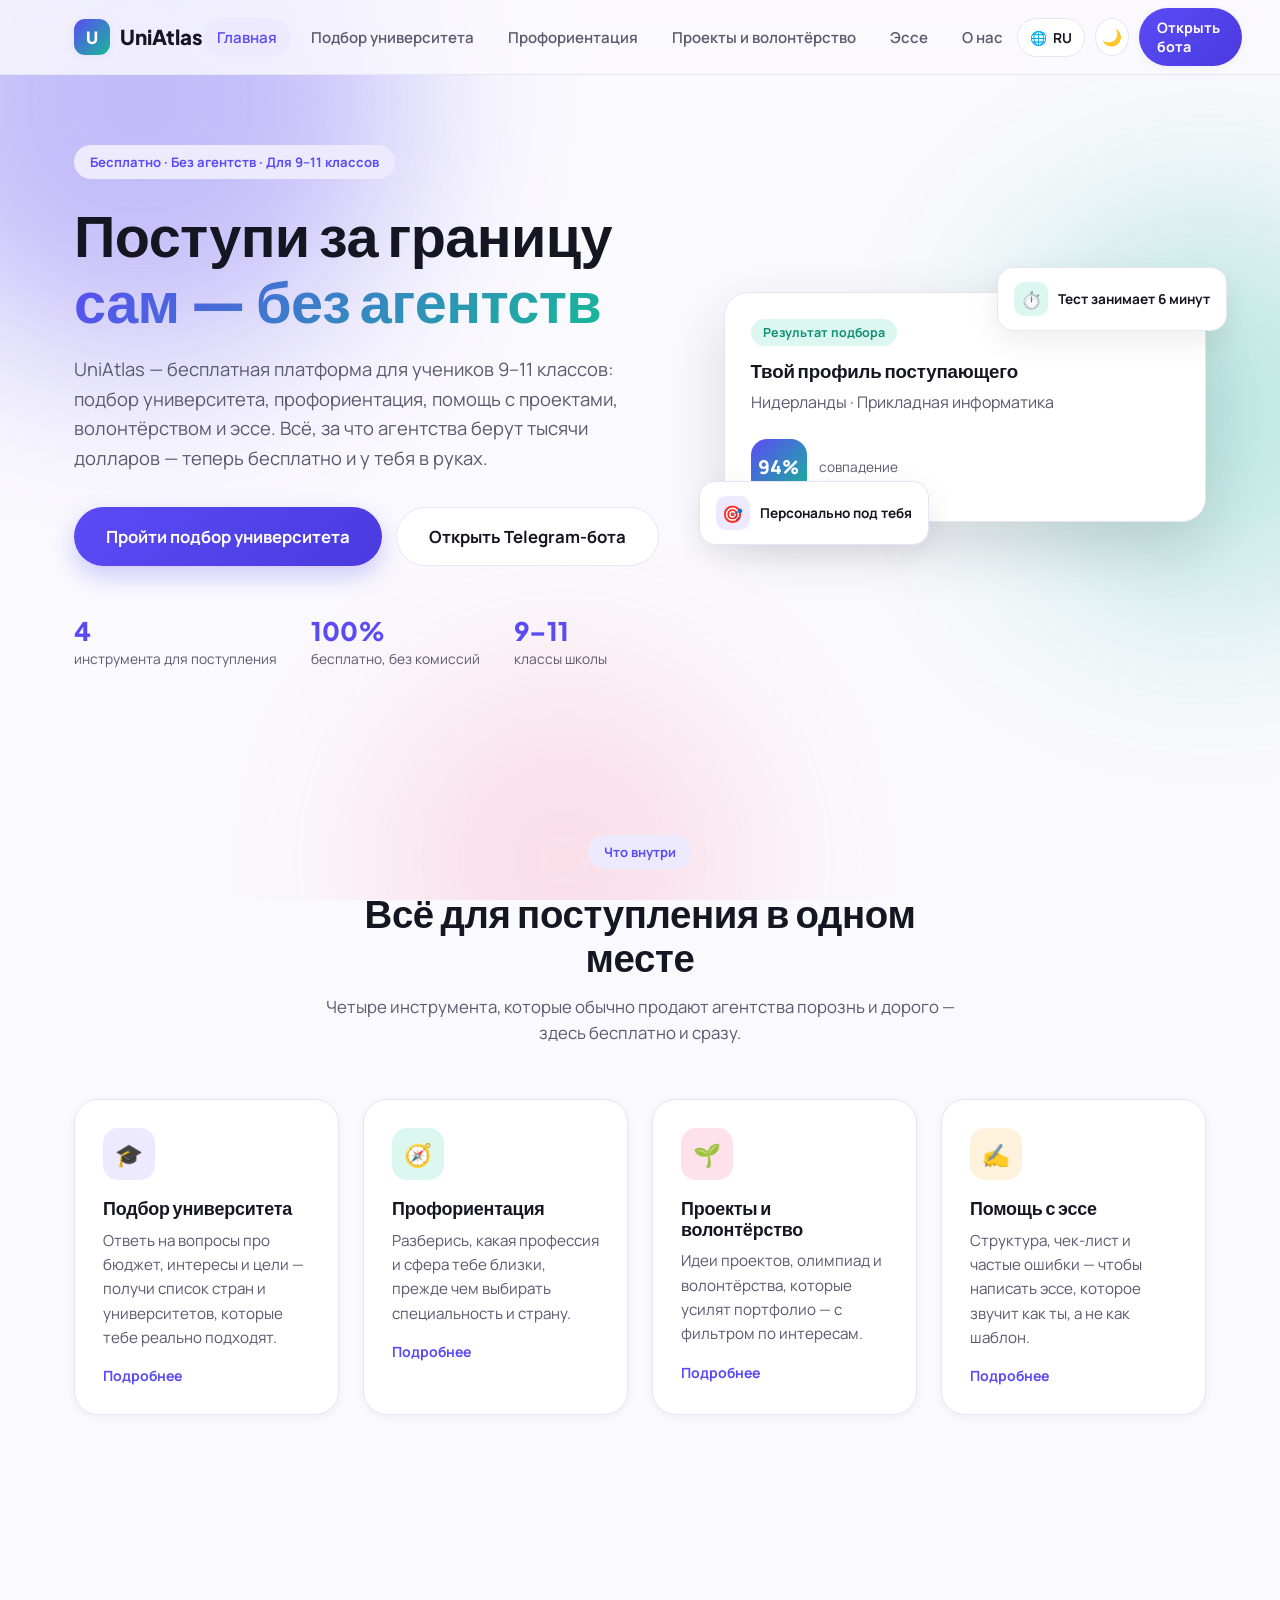
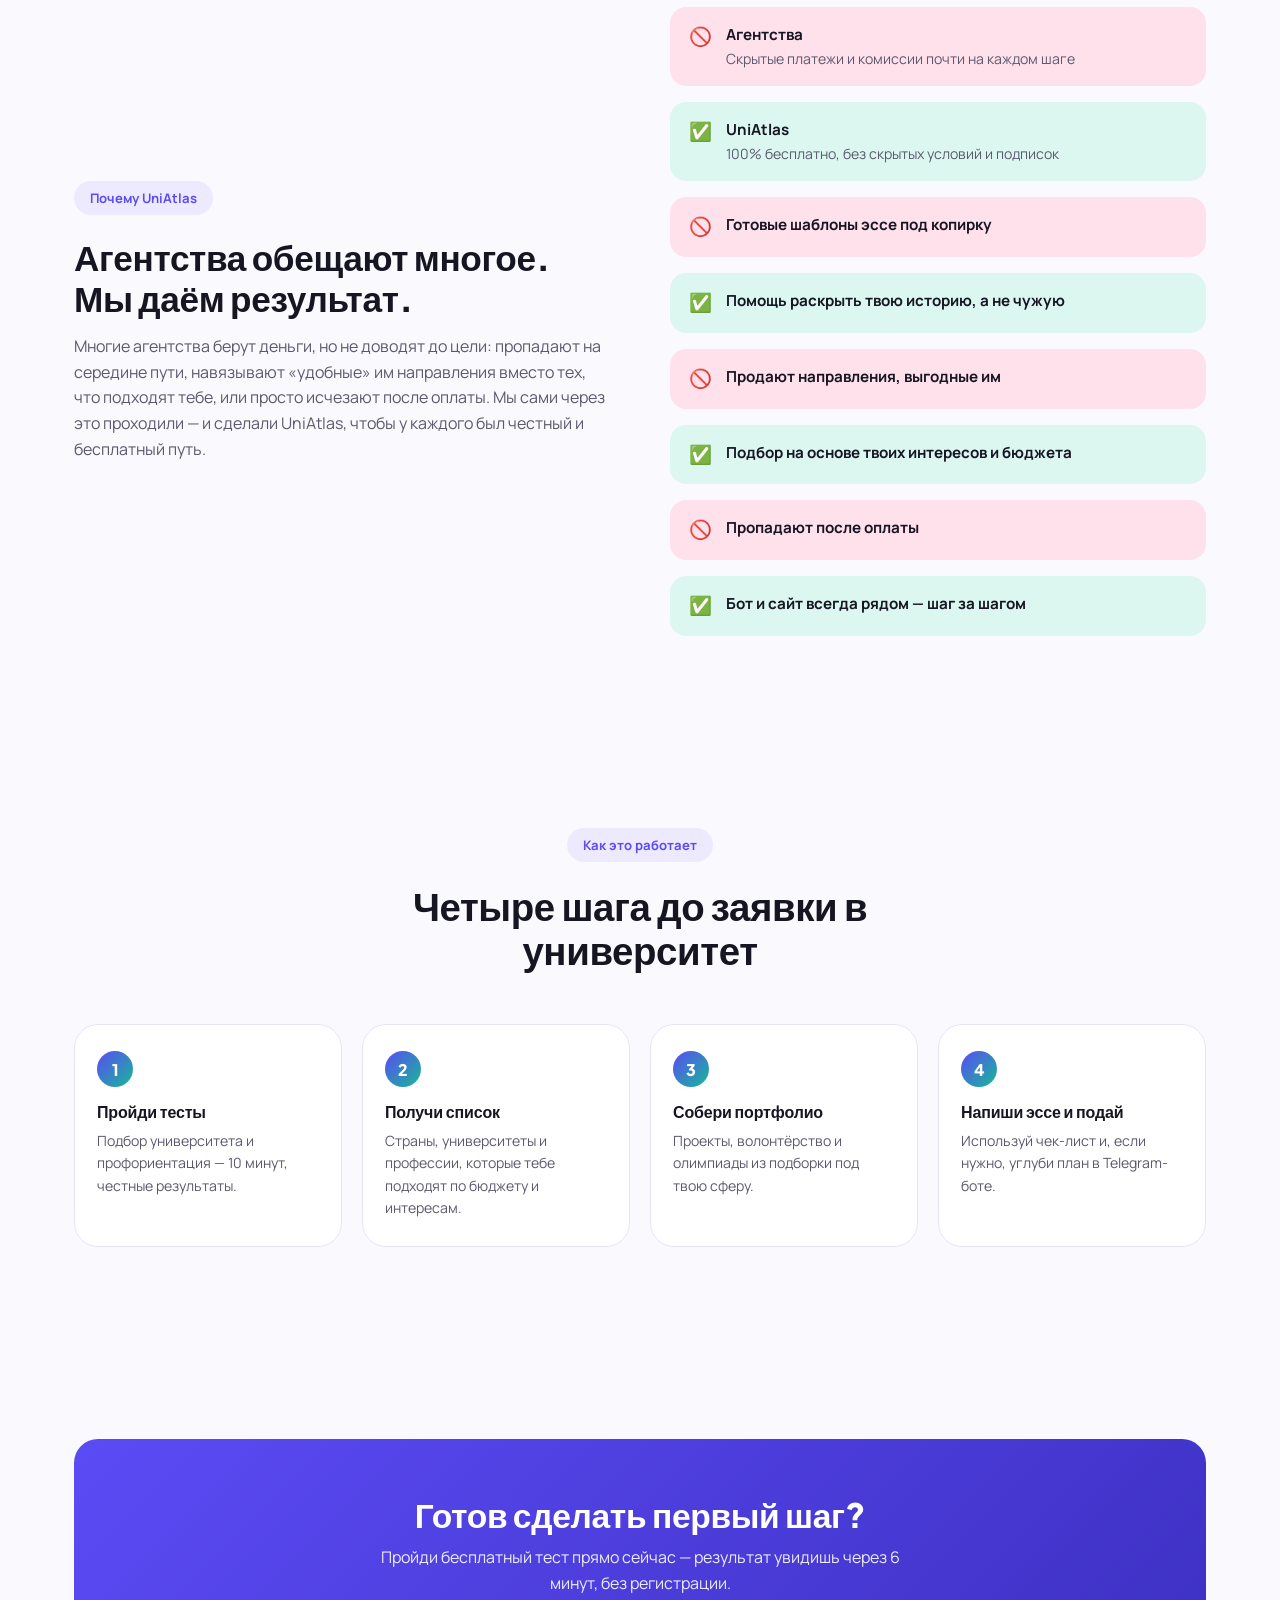
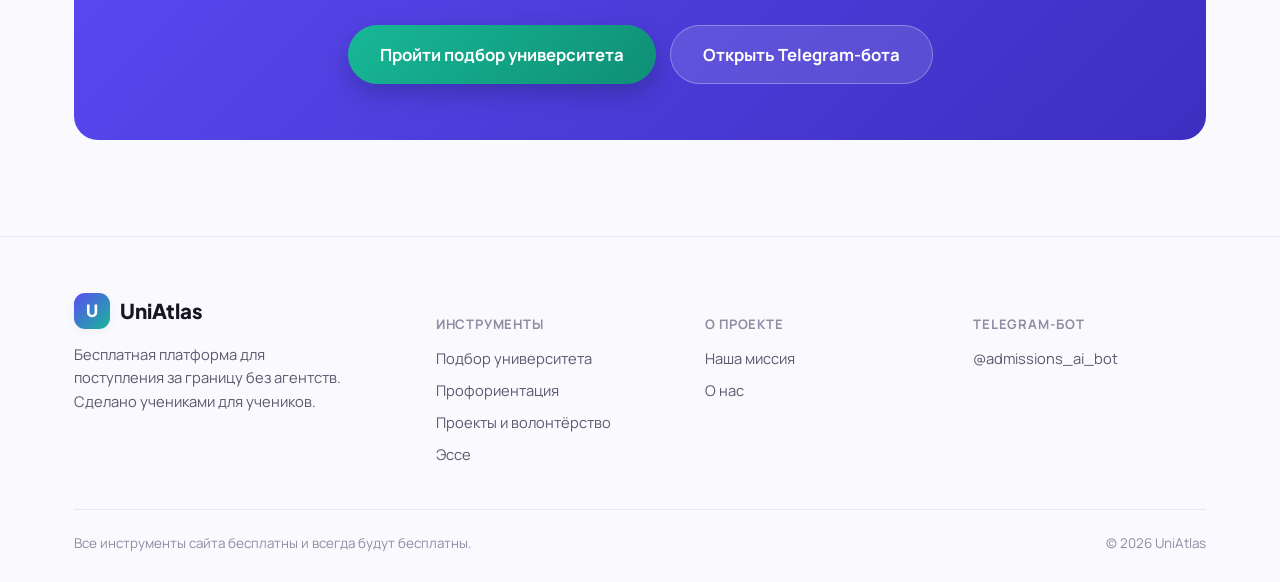
<file: index.html>
<!doctype html>
<html lang="ru">
<head>
<meta charset="UTF-8">
<meta name="viewport" content="width=device-width, initial-scale=1.0">
<title>UniAtlas — поступи за границу сам, без агентств</title>
<meta name="description" content="Бесплатная платформа для учеников 9–11 классов: подбор университета, профориентация, помощь с проектами и эссе.">
<link rel="icon" href="data:image/svg+xml,<svg xmlns=%22http://www.w3.org/2000/svg%22 viewBox=%220 0 100 100%22><text y=%22.9em%22 font-size=%2290%22>🎓</text></svg>">
<link rel="stylesheet" href="css/style.css">
</head>
<body>

<div class="bg-blobs"><span></span><span></span><span></span></div>

<header class="navbar">
  <div class="container">
    <a href="index.html" class="brand">
      <span class="brand-mark">U</span>
      UniAtlas
    </a>
    <nav class="nav-links">
      <a href="index.html" data-i18n="nav.home">Главная</a>
      <a href="university-quiz.html" data-i18n="nav.uni">Подбор университета</a>
      <a href="career-quiz.html" data-i18n="nav.career">Профориентация</a>
      <a href="projects.html" data-i18n="nav.projects">Проекты и волонтёрство</a>
      <a href="essay.html" data-i18n="nav.essay">Эссе</a>
      <a href="about.html" data-i18n="nav.about">О нас</a>
    </nav>
    <div class="nav-right">
      <div class="lang-switch">
        <button class="lang-btn" type="button">🌐 <span class="lang-short">RU</span></button>
        <div class="lang-menu"></div>
      </div>
      <button class="theme-btn" type="button" aria-label="Тема">🌙</button>
      <a href="#" class="nav-cta bot-link" target="_blank" rel="noopener" data-i18n="nav.cta">Открыть бота</a>
      <button class="burger" type="button" aria-label="Меню"><span></span></button>
    </div>
  </div>
  <div class="mobile-panel">
    <a href="index.html" data-i18n="nav.home">Главная</a>
    <a href="university-quiz.html" data-i18n="nav.uni">Подбор университета</a>
    <a href="career-quiz.html" data-i18n="nav.career">Профориентация</a>
    <a href="projects.html" data-i18n="nav.projects">Проекты и волонтёрство</a>
    <a href="essay.html" data-i18n="nav.essay">Эссе</a>
    <a href="about.html" data-i18n="nav.about">О нас</a>
    <a href="#" class="bot-link" target="_blank" rel="noopener" data-i18n="nav.cta" style="color:var(--primary);font-weight:800;">Открыть бота</a>
  </div>
</header>

<main>
  <!-- Hero -->
  <section class="hero">
    <div class="container hero-grid">
      <div>
        <span class="eyebrow" data-i18n="home.eyebrow">Бесплатно · Без агентств · Для 9–11 классов</span>
        <h1 data-i18n-html="home.heroHtml">Поступи за границу <span class="grad">сам — без агентств</span></h1>
        <p class="lead" data-i18n="home.heroLead">UniAtlas — бесплатная платформа для учеников 9–11 классов.</p>
        <div class="hero-actions">
          <a href="university-quiz.html" class="btn btn-primary btn-lg" data-i18n="home.ctaPrimary">Пройти подбор университета</a>
          <a href="#" class="btn btn-ghost btn-lg bot-link" target="_blank" rel="noopener" data-i18n="home.ctaSecondary">Открыть Telegram-бота</a>
        </div>
        <div class="hero-stats">
          <div class="hero-stat"><b data-i18n="home.stat1n">4</b><span data-i18n="home.stat1l">инструмента для поступления</span></div>
          <div class="hero-stat"><b data-i18n="home.stat2n">100%</b><span data-i18n="home.stat2l">бесплатно, без комиссий</span></div>
          <div class="hero-stat"><b data-i18n="home.stat3n">9–11</b><span data-i18n="home.stat3l">классы школы</span></div>
        </div>
      </div>
      <div class="hero-art">
        <div class="hero-card">
          <span class="tag" data-i18n="home.cardTag">Результат подбора</span>
          <h3 data-i18n="home.cardTitle">Твой профиль поступающего</h3>
          <p class="text-muted mt-8" data-i18n="home.cardCountry">Нидерланды · Прикладная информатика</p>
          <div class="mt-24" style="display:flex;align-items:center;gap:12px;">
            <div style="width:56px;height:56px;border-radius:16px;background:linear-gradient(135deg,var(--primary),var(--accent));display:flex;align-items:center;justify-content:center;color:#fff;font-weight:800;font-size:1.2rem;">94%</div>
            <span class="text-muted" data-i18n="home.cardMatch" style="font-size:.85rem;">совпадение</span>
          </div>
          <div class="hero-mini m1"><span class="ico" style="background:var(--accent-light);color:var(--accent-dark);">⏱️</span><span data-i18n="home.miniM1">Тест занимает 6 минут</span></div>
          <div class="hero-mini m2"><span class="ico" style="background:var(--primary-light);color:var(--primary);">🎯</span><span data-i18n="home.miniM2">Персонально под тебя</span></div>
        </div>
      </div>
    </div>
  </section>

  <!-- Features -->
  <section>
    <div class="container">
      <div class="section-head">
        <span class="eyebrow" data-i18n="home.featEyebrow">Что внутри</span>
        <h2 data-i18n="home.featTitle">Всё для поступления в одном месте</h2>
        <p data-i18n="home.featLead">Четыре инструмента в одном месте.</p>
      </div>
      <div class="grid grid-4">
        <a href="university-quiz.html" class="card tone-violet">
          <div class="ico">🎓</div>
          <h3 data-i18n="home.f1title">Подбор университета</h3>
          <p data-i18n="home.f1desc">Описание.</p>
          <span class="card-link" data-i18n="common.readMore">Подробнее →</span>
        </a>
        <a href="career-quiz.html" class="card tone-teal">
          <div class="ico">🧭</div>
          <h3 data-i18n="home.f2title">Профориентация</h3>
          <p data-i18n="home.f2desc">Описание.</p>
          <span class="card-link" data-i18n="common.readMore">Подробнее →</span>
        </a>
        <a href="projects.html" class="card tone-pink">
          <div class="ico">🌱</div>
          <h3 data-i18n="home.f3title">Проекты и портфолио</h3>
          <p data-i18n="home.f3desc">Описание.</p>
          <span class="card-link" data-i18n="common.readMore">Подробнее →</span>
        </a>
        <a href="essay.html" class="card tone-yellow">
          <div class="ico">✍️</div>
          <h3 data-i18n="home.f4title">Помощь с эссе</h3>
          <p data-i18n="home.f4desc">Описание.</p>
          <span class="card-link" data-i18n="common.readMore">Подробнее →</span>
        </a>
      </div>
    </div>
  </section>

  <!-- Why -->
  <section>
    <div class="container">
      <div class="split">
        <div>
          <span class="eyebrow" data-i18n="home.whyEyebrow">Почему UniAtlas</span>
          <h2 style="font-size:clamp(1.6rem,3vw,2.2rem);font-weight:800;" data-i18n="home.whyTitle">Агентства обещают многое.</h2>
          <p class="text-muted mt-16" data-i18n="home.whyLead">Текст.</p>
        </div>
        <div class="compare">
          <div class="row bad"><span class="mark">🚫</span><div><b data-i18n="home.cmp1bad_t">Агентства</b><span data-i18n="home.cmp1bad_d">Скрытые платежи</span></div></div>
          <div class="row good"><span class="mark">✅</span><div><b data-i18n="home.cmp1good_t">UniAtlas</b><span data-i18n="home.cmp1good_d">100% бесплатно</span></div></div>
          <div class="row bad"><span class="mark">🚫</span><div><b data-i18n="home.cmp2bad_t">Шаблоны эссе</b></div></div>
          <div class="row good"><span class="mark">✅</span><div><b data-i18n="home.cmp2good_t">Твоя история</b></div></div>
          <div class="row bad"><span class="mark">🚫</span><div><b data-i18n="home.cmp3bad_t">Выгодные им направления</b></div></div>
          <div class="row good"><span class="mark">✅</span><div><b data-i18n="home.cmp3good_t">Подбор под тебя</b></div></div>
          <div class="row bad"><span class="mark">🚫</span><div><b data-i18n="home.cmp4bad_t">Исчезают после оплаты</b></div></div>
          <div class="row good"><span class="mark">✅</span><div><b data-i18n="home.cmp4good_t">Мы рядом всегда</b></div></div>
        </div>
      </div>
    </div>
  </section>

  <!-- Steps -->
  <section>
    <div class="container">
      <div class="section-head">
        <span class="eyebrow" data-i18n="home.stepsEyebrow">Как это работает</span>
        <h2 data-i18n="home.stepsTitle">Четыре шага</h2>
      </div>
      <div class="steps">
        <div class="step"><div class="num">1</div><h4 data-i18n="home.s1t">Пройди тесты</h4><p data-i18n="home.s1d">Описание.</p></div>
        <div class="step"><div class="num">2</div><h4 data-i18n="home.s2t">Получи список</h4><p data-i18n="home.s2d">Описание.</p></div>
        <div class="step"><div class="num">3</div><h4 data-i18n="home.s3t">Собери портфолио</h4><p data-i18n="home.s3d">Описание.</p></div>
        <div class="step"><div class="num">4</div><h4 data-i18n="home.s4t">Напиши эссе</h4><p data-i18n="home.s4d">Описание.</p></div>
      </div>
    </div>
  </section>

  <!-- CTA -->
  <section>
    <div class="container">
      <div class="cta-band">
        <h2 data-i18n="home.ctaBandTitle">Готов сделать первый шаг?</h2>
        <p data-i18n="home.ctaBandLead">Пройди бесплатный тест прямо сейчас.</p>
        <div class="hero-actions">
          <a href="university-quiz.html" class="btn btn-accent btn-lg" data-i18n="home.ctaPrimary">Пройти подбор университета</a>
          <a href="#" class="btn btn-ghost btn-lg bot-link" target="_blank" rel="noopener" data-i18n="home.ctaSecondary">Открыть Telegram-бота</a>
        </div>
      </div>
    </div>
  </section>
</main>

<footer>
  <div class="container">
    <div class="footer-grid">
      <div>
        <div class="brand" style="margin-bottom:14px;"><span class="brand-mark">U</span>UniAtlas</div>
        <p class="text-muted" style="font-size:.92rem;max-width:280px;" data-i18n="footer.tagline">Бесплатная платформа.</p>
      </div>
      <div>
        <h5 data-i18n="footer.product">Инструменты</h5>
        <ul>
          <li><a href="university-quiz.html" data-i18n="nav.uni">Подбор университета</a></li>
          <li><a href="career-quiz.html" data-i18n="nav.career">Профориентация</a></li>
          <li><a href="projects.html" data-i18n="nav.projects">Проекты и волонтёрство</a></li>
          <li><a href="essay.html" data-i18n="nav.essay">Эссе</a></li>
        </ul>
      </div>
      <div>
        <h5 data-i18n="footer.company">О проекте</h5>
        <ul>
          <li><a href="about.html" data-i18n="footer.mission">Наша миссия</a></li>
          <li><a href="about.html" data-i18n="nav.about">О нас</a></li>
        </ul>
      </div>
      <div>
        <h5 data-i18n="footer.bot">Telegram-бот</h5>
        <ul>
          <li><a href="#" class="bot-link" target="_blank" rel="noopener">@admissions_ai_bot</a></li>
        </ul>
      </div>
    </div>
    <div class="footer-bottom">
      <span data-i18n="footer.rights">Все инструменты бесплатны.</span>
      <span>© <span id="year"></span> UniAtlas</span>
    </div>
  </div>
</footer>

<script src="js/i18n.js"></script>
<script src="js/main.js"></script>
<script>document.getElementById('year').textContent = new Date().getFullYear();</script>
</body>
</html>
</file>
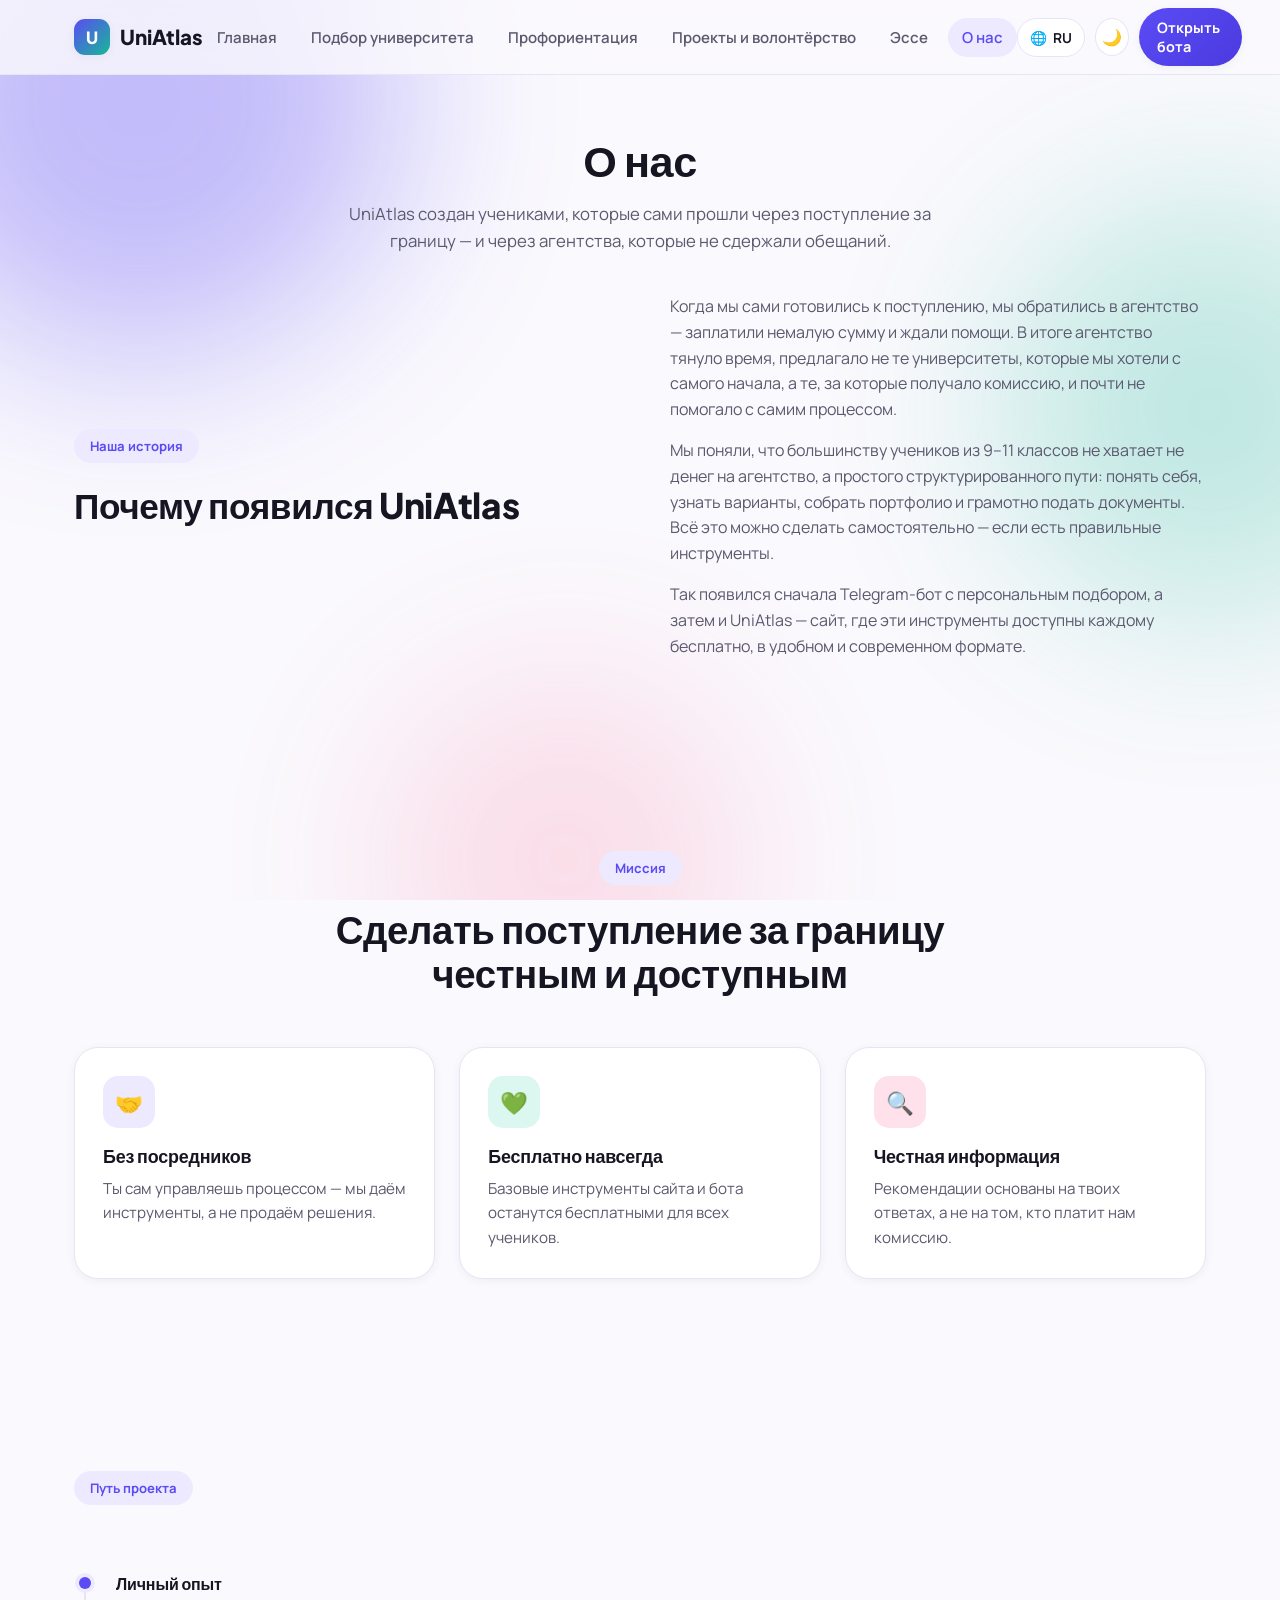
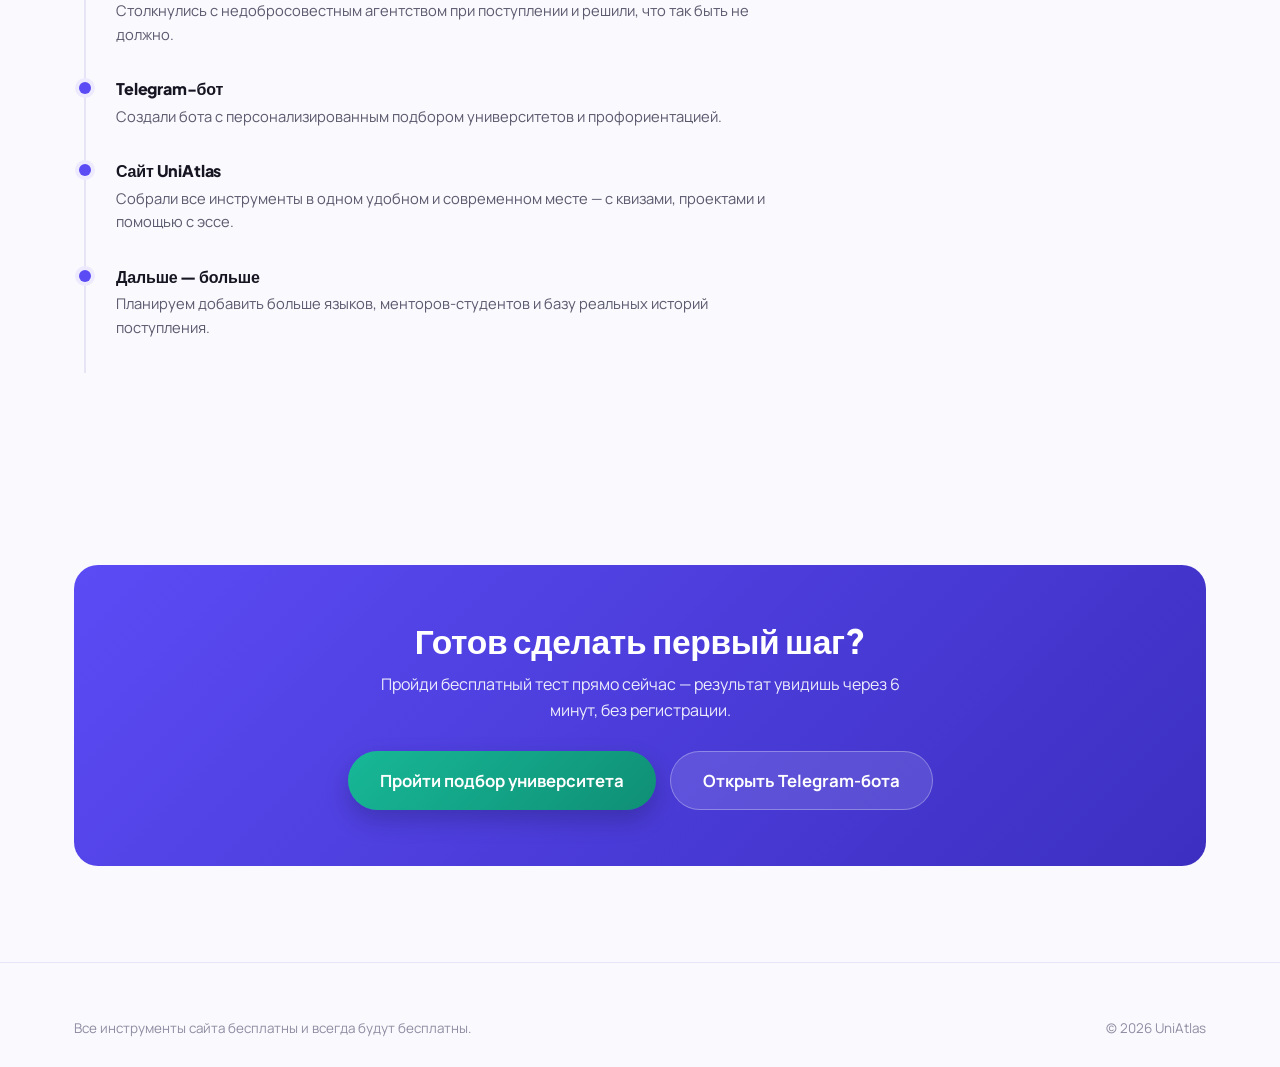
<file: about.html>
<!doctype html>
<html lang="ru">
<head>
<meta charset="UTF-8">
<meta name="viewport" content="width=device-width, initial-scale=1.0">
<title>О нас — UniAtlas</title>
<meta name="description" content="UniAtlas создан учениками, которые сами прошли поступление за границу без агентств.">
<link rel="icon" href="data:image/svg+xml,<svg xmlns=%22http://www.w3.org/2000/svg%22 viewBox=%220 0 100 100%22><text y=%22.9em%22 font-size=%2290%22>🎓</text></svg>">
<link rel="stylesheet" href="css/style.css">
</head>
<body>

<div class="bg-blobs"><span></span><span></span><span></span></div>

<header class="navbar">
  <div class="container">
    <a href="index.html" class="brand"><span class="brand-mark">U</span>UniAtlas</a>
    <nav class="nav-links">
      <a href="index.html" data-i18n="nav.home">Главная</a>
      <a href="university-quiz.html" data-i18n="nav.uni">Подбор университета</a>
      <a href="career-quiz.html" data-i18n="nav.career">Профориентация</a>
      <a href="projects.html" data-i18n="nav.projects">Проекты и волонтёрство</a>
      <a href="essay.html" data-i18n="nav.essay">Эссе</a>
      <a href="about.html" data-i18n="nav.about">О нас</a>
    </nav>
    <div class="nav-right">
      <div class="lang-switch">
        <button class="lang-btn" type="button">🌐 <span class="lang-short">RU</span></button>
        <div class="lang-menu"></div>
      </div>
      <button class="theme-btn" type="button" aria-label="Тема">🌙</button>
      <a href="#" class="nav-cta bot-link" target="_blank" rel="noopener" data-i18n="nav.cta">Открыть бота</a>
      <button class="burger" type="button" aria-label="Меню"><span></span></button>
    </div>
  </div>
  <div class="mobile-panel">
    <a href="index.html" data-i18n="nav.home">Главная</a>
    <a href="university-quiz.html" data-i18n="nav.uni">Подбор университета</a>
    <a href="career-quiz.html" data-i18n="nav.career">Профориентация</a>
    <a href="projects.html" data-i18n="nav.projects">Проекты и волонтёрство</a>
    <a href="essay.html" data-i18n="nav.essay">Эссе</a>
    <a href="about.html" class="active" data-i18n="nav.about">О нас</a>
  </div>
</header>

<main>
  <div class="page-hero">
    <div class="container">
      <h1 data-i18n="about.pageTitle">О нас</h1>
      <p data-i18n="about.pageLead">UniAtlas создан учениками.</p>
    </div>
  </div>

  <section style="padding-top:0;">
    <div class="container">
      <div class="split">
        <div>
          <span class="eyebrow" data-i18n="about.storyEyebrow">Наша история</span>
          <h2 style="font-size:clamp(1.6rem,3vw,2.2rem);font-weight:800;" data-i18n="about.storyTitle">Почему появился UniAtlas</h2>
        </div>
        <div style="display:flex;flex-direction:column;gap:16px;">
          <p class="text-muted" data-i18n="about.storyP1">Текст 1.</p>
          <p class="text-muted" data-i18n="about.storyP2">Текст 2.</p>
          <p class="text-muted" data-i18n="about.storyP3">Текст 3.</p>
        </div>
      </div>
    </div>
  </section>

  <section>
    <div class="container">
      <div class="section-head">
        <span class="eyebrow" data-i18n="about.missionEyebrow">Миссия</span>
        <h2 data-i18n="about.missionTitle">Сделать поступление честным и доступным</h2>
      </div>
      <div class="grid grid-3">
        <div class="card tone-violet"><div class="ico">🤝</div><h3 data-i18n="about.mission1t">Без посредников</h3><p data-i18n="about.mission1d">Описание.</p></div>
        <div class="card tone-teal"><div class="ico">💚</div><h3 data-i18n="about.mission2t">Бесплатно навсегда</h3><p data-i18n="about.mission2d">Описание.</p></div>
        <div class="card tone-pink"><div class="ico">🔍</div><h3 data-i18n="about.mission3t">Честная информация</h3><p data-i18n="about.mission3d">Описание.</p></div>
      </div>
    </div>
  </section>

  <section>
    <div class="container">
      <div class="section-head left">
        <span class="eyebrow" data-i18n="about.tlEyebrow">Путь проекта</span>
      </div>
      <div class="timeline" style="max-width:700px;">
        <div class="tl-item"><h4 data-i18n="about.tl1t">Личный опыт</h4><p data-i18n="about.tl1d">Описание.</p></div>
        <div class="tl-item"><h4 data-i18n="about.tl2t">Telegram-бот</h4><p data-i18n="about.tl2d">Описание.</p></div>
        <div class="tl-item"><h4 data-i18n="about.tl3t">Сайт UniAtlas</h4><p data-i18n="about.tl3d">Описание.</p></div>
        <div class="tl-item"><h4 data-i18n="about.tl4t">Дальше — больше</h4><p data-i18n="about.tl4d">Описание.</p></div>
      </div>
    </div>
  </section>

  <section>
    <div class="container">
      <div class="cta-band">
        <h2 data-i18n="home.ctaBandTitle">Готов сделать первый шаг?</h2>
        <p data-i18n="home.ctaBandLead">Пройди бесплатный тест прямо сейчас.</p>
        <div class="hero-actions">
          <a href="university-quiz.html" class="btn btn-accent btn-lg" data-i18n="home.ctaPrimary">Пройти подбор университета</a>
          <a href="#" class="btn btn-ghost btn-lg bot-link" target="_blank" rel="noopener" data-i18n="home.ctaSecondary">Открыть Telegram-бота</a>
        </div>
      </div>
    </div>
  </section>
</main>

<footer>
  <div class="container">
    <div class="footer-bottom" style="margin-top:0;padding-top:0;border-top:none;">
      <span data-i18n="footer.rights">Все инструменты бесплатны.</span>
      <span>© <span id="year"></span> UniAtlas</span>
    </div>
  </div>
</footer>

<script src="js/i18n.js"></script>
<script src="js/main.js"></script>
<script>document.getElementById('year').textContent = new Date().getFullYear();</script>
</body>
</html>
</file>
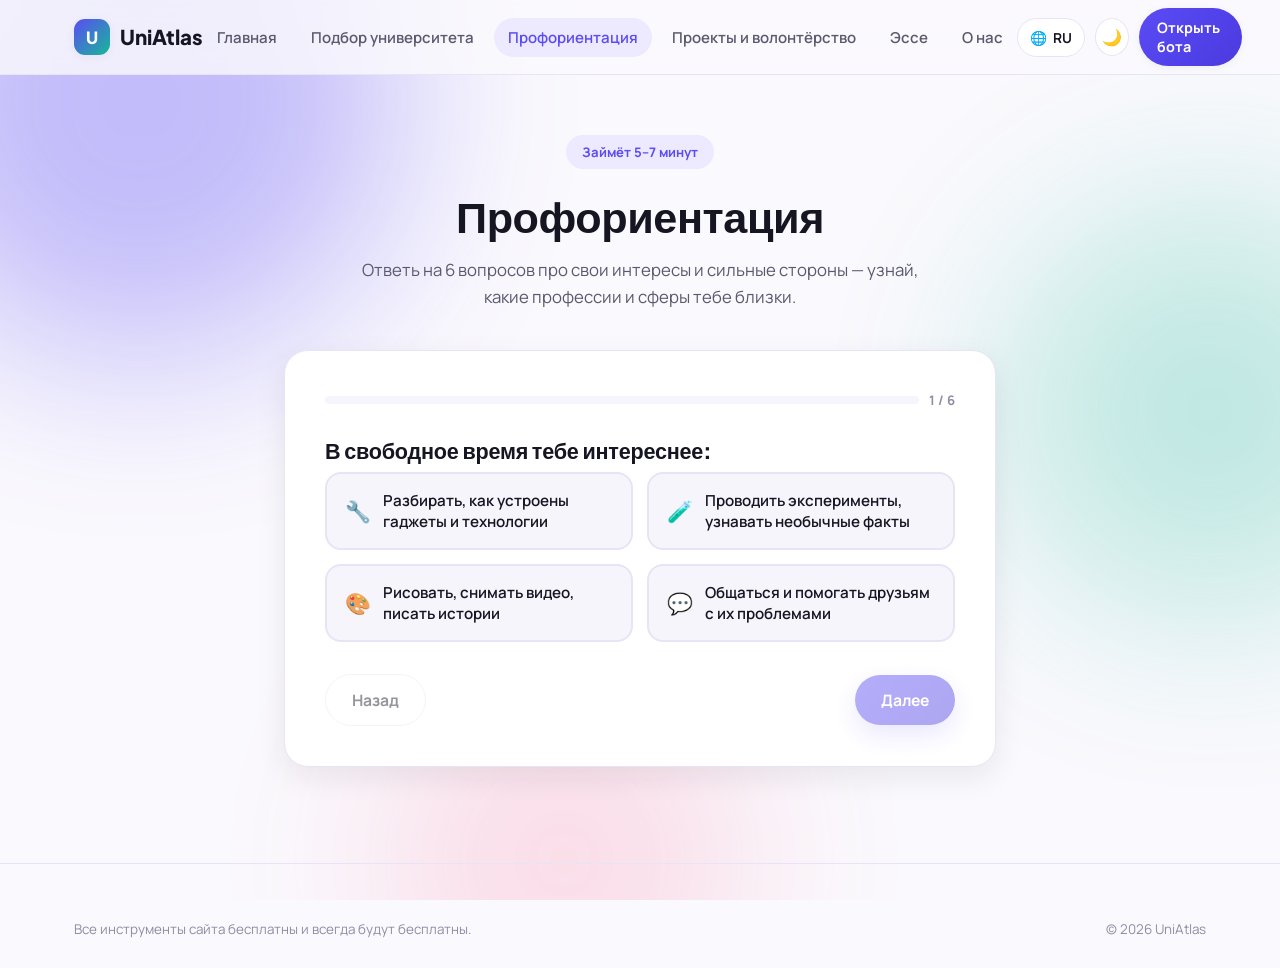
<file: career-quiz.html>
<!doctype html>
<html lang="ru">
<head>
<meta charset="UTF-8">
<meta name="viewport" content="width=device-width, initial-scale=1.0">
<title>Профориентация — UniAtlas</title>
<meta name="description" content="Ответь на 6 вопросов и узнай, какие профессии и сферы тебе близки.">
<link rel="icon" href="data:image/svg+xml,<svg xmlns=%22http://www.w3.org/2000/svg%22 viewBox=%220 0 100 100%22><text y=%22.9em%22 font-size=%2290%22>🎓</text></svg>">
<link rel="stylesheet" href="css/style.css">
</head>
<body>

<div class="bg-blobs"><span></span><span></span><span></span></div>

<header class="navbar">
  <div class="container">
    <a href="index.html" class="brand"><span class="brand-mark">U</span>UniAtlas</a>
    <nav class="nav-links">
      <a href="index.html" data-i18n="nav.home">Главная</a>
      <a href="university-quiz.html" data-i18n="nav.uni">Подбор университета</a>
      <a href="career-quiz.html" data-i18n="nav.career">Профориентация</a>
      <a href="projects.html" data-i18n="nav.projects">Проекты и волонтёрство</a>
      <a href="essay.html" data-i18n="nav.essay">Эссе</a>
      <a href="about.html" data-i18n="nav.about">О нас</a>
    </nav>
    <div class="nav-right">
      <div class="lang-switch">
        <button class="lang-btn" type="button">🌐 <span class="lang-short">RU</span></button>
        <div class="lang-menu"></div>
      </div>
      <button class="theme-btn" type="button" aria-label="Тема">🌙</button>
      <a href="#" class="nav-cta bot-link" target="_blank" rel="noopener" data-i18n="nav.cta">Открыть бота</a>
      <button class="burger" type="button" aria-label="Меню"><span></span></button>
    </div>
  </div>
  <div class="mobile-panel">
    <a href="index.html" data-i18n="nav.home">Главная</a>
    <a href="university-quiz.html" data-i18n="nav.uni">Подбор университета</a>
    <a href="career-quiz.html" class="active" data-i18n="nav.career">Профориентация</a>
    <a href="projects.html" data-i18n="nav.projects">Проекты и волонтёрство</a>
    <a href="essay.html" data-i18n="nav.essay">Эссе</a>
    <a href="about.html" data-i18n="nav.about">О нас</a>
  </div>
</header>

<main>
  <div class="page-hero">
    <div class="container">
      <span class="eyebrow" data-i18n="common.minutes">Займёт 5–7 минут</span>
      <h1 data-i18n="career.pageTitle">Профориентация</h1>
      <p data-i18n="career.pageLead">Ответь на вопросы и узнай, что тебе подходит.</p>
    </div>
  </div>

  <section style="padding-top:0;">
    <div class="container quiz-wrap">
      <div class="quiz-card" id="quiz-root"></div>

      <div id="career-result" style="display:none;">
        <div class="quiz-card">
          <span class="result-badge">🧭 <span data-i18n="career.resultTitle">Твоя сфера:</span></span>
          <p class="text-muted" data-i18n="career.resultLead">Ориентир для дальнейшего исследования.</p>
          <div id="career-result-list"></div>
          <div class="hero-actions mt-32">
            <button type="button" class="btn btn-ghost" id="career-restart" data-i18n="common.restart">Пройти заново</button>
            <a href="#" class="btn btn-primary bot-link" target="_blank" rel="noopener" data-i18n="common.openBot">Открыть в Telegram</a>
          </div>
        </div>
      </div>
    </div>
  </section>
</main>

<footer>
  <div class="container">
    <div class="footer-bottom" style="margin-top:0;padding-top:0;border-top:none;">
      <span data-i18n="footer.rights">Все инструменты бесплатны.</span>
      <span>© <span id="year"></span> UniAtlas</span>
    </div>
  </div>
</footer>

<script src="js/i18n.js"></script>
<script src="js/career-quiz.js"></script>
<script src="js/quiz-engine.js"></script>
<script src="js/main.js"></script>
<script>
document.getElementById('year').textContent = new Date().getFullYear();

function renderCareerResults(answers){
  document.getElementById('quiz-root').closest('.quiz-card').style.display = 'none';
  const resultBox = document.getElementById('career-result');
  resultBox.style.display = 'block';
  const list = document.getElementById('career-result-list');
  const results = computeCareerResults(answers);

  function draw(){
    const lang = getLang();
    list.innerHTML = `<div class="grid grid-3 mt-24">` + results.map(r => `
      <div class="card ${r.data.tone}">
        <div class="ico">${r.data.icon}</div>
        <h3>${r.data.title[lang]}</h3>
        <p>${r.data.blurb[lang]}</p>
        <ul class="mt-16" style="display:flex;flex-direction:column;gap:6px;">
          ${r.data.professions[lang].map(p => `<li style="font-size:.86rem;color:var(--text-muted);">• ${p}</li>`).join('')}
        </ul>
        <span class="pill mt-16" style="background:var(--primary-light);color:var(--primary);">${r.percent}% <span data-i18n="uni.matchLabel"></span></span>
      </div>`).join('') + `</div>`;
    list.querySelectorAll('[data-i18n]').forEach(el => { el.textContent = t(el.getAttribute('data-i18n')); });
  }
  draw();
  document.addEventListener('uniway:langchange', draw);
}

document.addEventListener('DOMContentLoaded', () => {
  runQuiz(CAREER_QUESTIONS, { onComplete: renderCareerResults });
  document.getElementById('career-restart').addEventListener('click', () => location.reload());
});
</script>
</body>
</html>
</file>
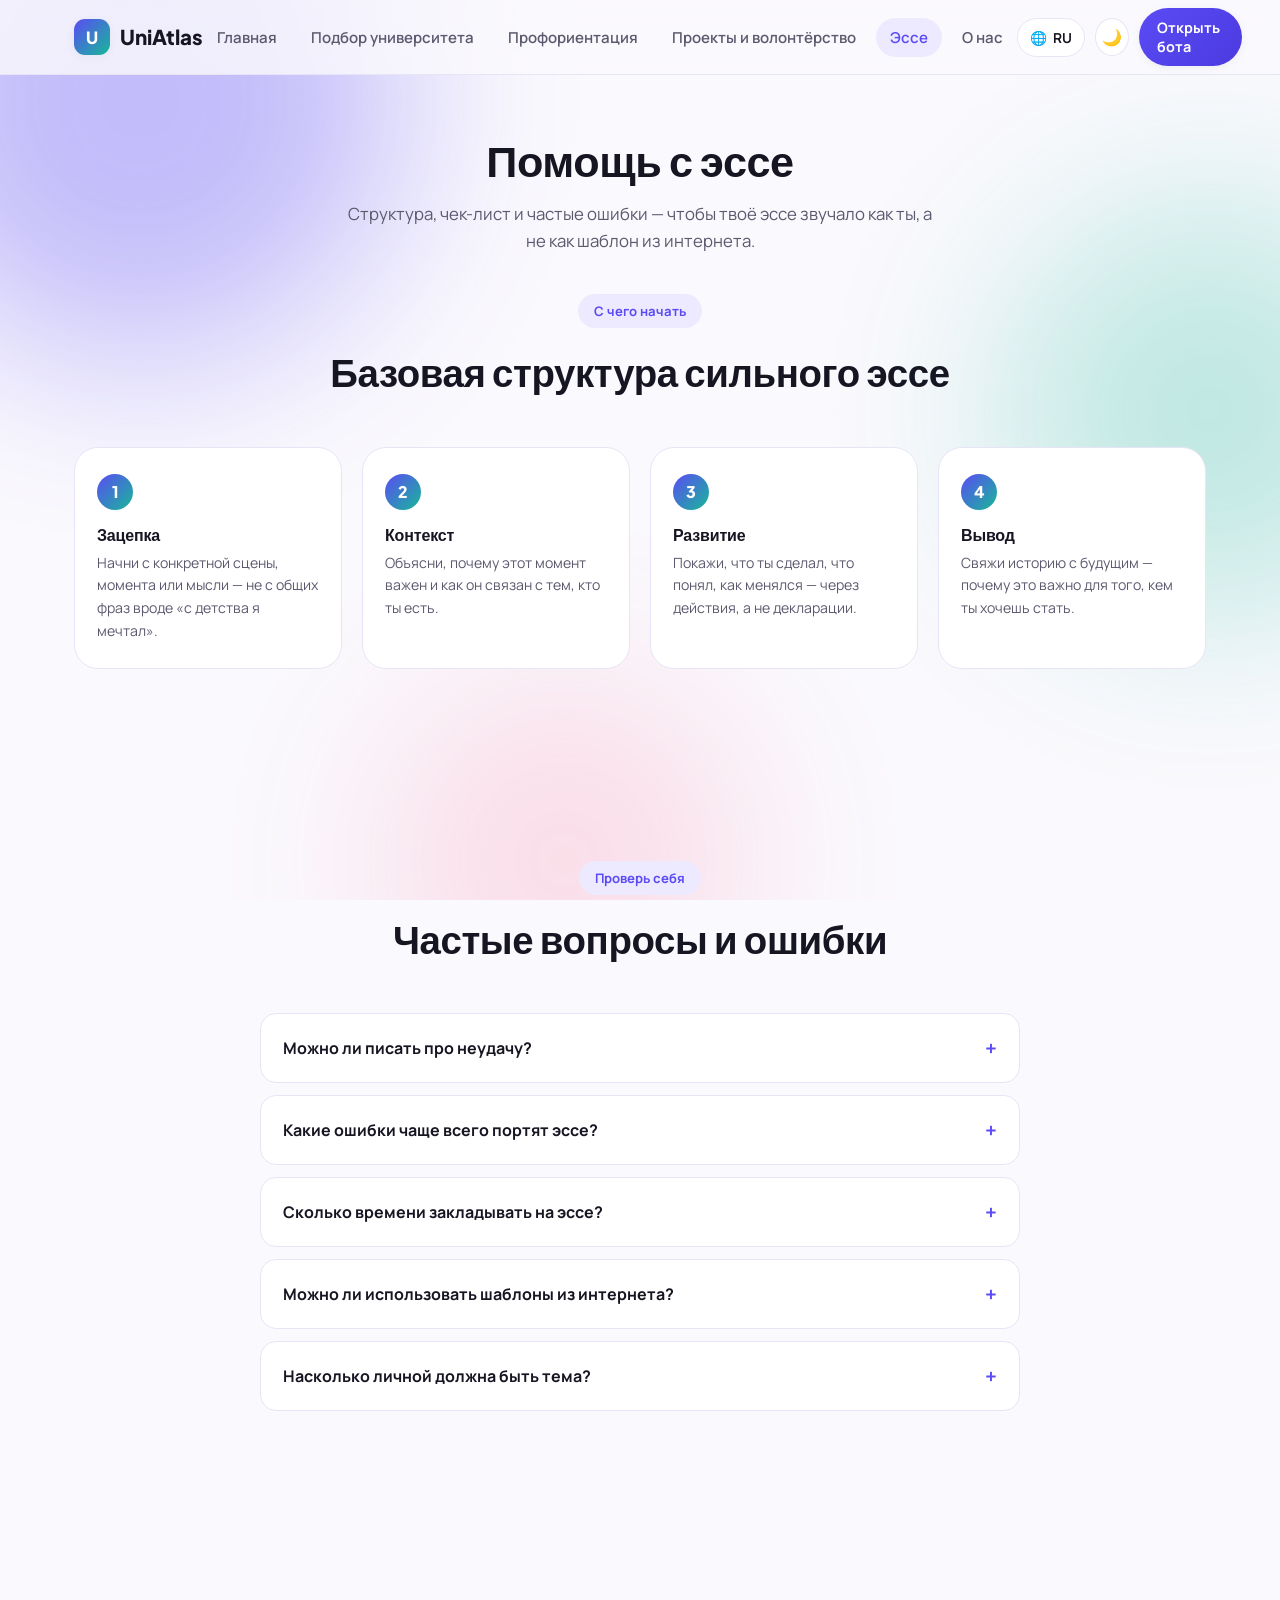
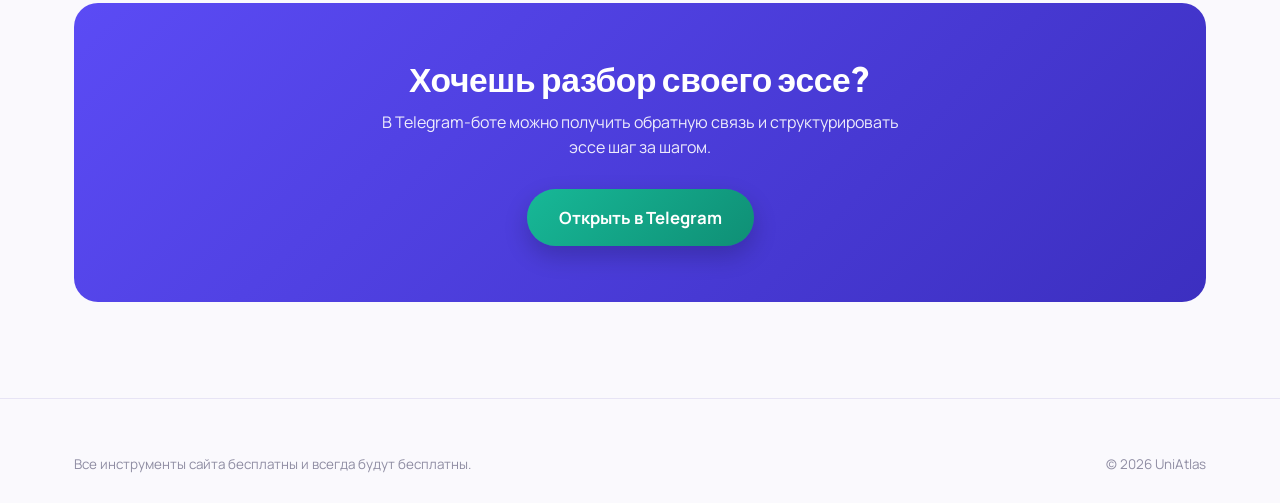
<file: essay.html>
<!doctype html>
<html lang="ru">
<head>
<meta charset="UTF-8">
<meta name="viewport" content="width=device-width, initial-scale=1.0">
<title>Помощь с эссе — UniAtlas</title>
<meta name="description" content="Структура, чек-лист и частые ошибки при написании вступительного эссе.">
<link rel="icon" href="data:image/svg+xml,<svg xmlns=%22http://www.w3.org/2000/svg%22 viewBox=%220 0 100 100%22><text y=%22.9em%22 font-size=%2290%22>🎓</text></svg>">
<link rel="stylesheet" href="css/style.css">
</head>
<body>

<div class="bg-blobs"><span></span><span></span><span></span></div>

<header class="navbar">
  <div class="container">
    <a href="index.html" class="brand"><span class="brand-mark">U</span>UniAtlas</a>
    <nav class="nav-links">
      <a href="index.html" data-i18n="nav.home">Главная</a>
      <a href="university-quiz.html" data-i18n="nav.uni">Подбор университета</a>
      <a href="career-quiz.html" data-i18n="nav.career">Профориентация</a>
      <a href="projects.html" data-i18n="nav.projects">Проекты и волонтёрство</a>
      <a href="essay.html" data-i18n="nav.essay">Эссе</a>
      <a href="about.html" data-i18n="nav.about">О нас</a>
    </nav>
    <div class="nav-right">
      <div class="lang-switch">
        <button class="lang-btn" type="button">🌐 <span class="lang-short">RU</span></button>
        <div class="lang-menu"></div>
      </div>
      <button class="theme-btn" type="button" aria-label="Тема">🌙</button>
      <a href="#" class="nav-cta bot-link" target="_blank" rel="noopener" data-i18n="nav.cta">Открыть бота</a>
      <button class="burger" type="button" aria-label="Меню"><span></span></button>
    </div>
  </div>
  <div class="mobile-panel">
    <a href="index.html" data-i18n="nav.home">Главная</a>
    <a href="university-quiz.html" data-i18n="nav.uni">Подбор университета</a>
    <a href="career-quiz.html" data-i18n="nav.career">Профориентация</a>
    <a href="projects.html" data-i18n="nav.projects">Проекты и волонтёрство</a>
    <a href="essay.html" class="active" data-i18n="nav.essay">Эссе</a>
    <a href="about.html" data-i18n="nav.about">О нас</a>
  </div>
</header>

<main>
  <div class="page-hero">
    <div class="container">
      <h1 data-i18n="essay.pageTitle">Помощь с эссе</h1>
      <p data-i18n="essay.pageLead">Структура и чек-лист.</p>
    </div>
  </div>

  <section style="padding-top:0;">
    <div class="container">
      <div class="section-head">
        <span class="eyebrow" data-i18n="essay.structEyebrow">С чего начать</span>
        <h2 data-i18n="essay.structTitle">Базовая структура сильного эссе</h2>
      </div>
      <div class="steps">
        <div class="step"><div class="num">1</div><h4 data-i18n="essay.st1t">Зацепка</h4><p data-i18n="essay.st1d">Описание.</p></div>
        <div class="step"><div class="num">2</div><h4 data-i18n="essay.st2t">Контекст</h4><p data-i18n="essay.st2d">Описание.</p></div>
        <div class="step"><div class="num">3</div><h4 data-i18n="essay.st3t">Развитие</h4><p data-i18n="essay.st3d">Описание.</p></div>
        <div class="step"><div class="num">4</div><h4 data-i18n="essay.st4t">Вывод</h4><p data-i18n="essay.st4d">Описание.</p></div>
      </div>
    </div>
  </section>

  <section>
    <div class="container">
      <div class="section-head">
        <span class="eyebrow" data-i18n="essay.checklistEyebrow">Проверь себя</span>
        <h2 data-i18n="essay.checklistTitle">Частые вопросы и ошибки</h2>
      </div>
      <div class="accordion" id="essay-accordion" style="max-width:760px;margin:0 auto;">
        <div class="acc-item">
          <div class="acc-head"><span data-i18n="essay.q1t">Вопрос 1</span><span class="plus">+</span></div>
          <div class="acc-body"><div class="acc-body-inner" data-i18n="essay.q1a">Ответ.</div></div>
        </div>
        <div class="acc-item">
          <div class="acc-head"><span data-i18n="essay.q2t">Вопрос 2</span><span class="plus">+</span></div>
          <div class="acc-body"><div class="acc-body-inner" data-i18n="essay.q2a">Ответ.</div></div>
        </div>
        <div class="acc-item">
          <div class="acc-head"><span data-i18n="essay.q3t">Вопрос 3</span><span class="plus">+</span></div>
          <div class="acc-body"><div class="acc-body-inner" data-i18n="essay.q3a">Ответ.</div></div>
        </div>
        <div class="acc-item">
          <div class="acc-head"><span data-i18n="essay.q4t">Вопрос 4</span><span class="plus">+</span></div>
          <div class="acc-body"><div class="acc-body-inner" data-i18n="essay.q4a">Ответ.</div></div>
        </div>
        <div class="acc-item">
          <div class="acc-head"><span data-i18n="essay.q5t">Вопрос 5</span><span class="plus">+</span></div>
          <div class="acc-body"><div class="acc-body-inner" data-i18n="essay.q5a">Ответ.</div></div>
        </div>
      </div>
    </div>
  </section>

  <section>
    <div class="container">
      <div class="cta-band">
        <h2 data-i18n="essay.ctaTitle">Хочешь разбор своего эссе?</h2>
        <p data-i18n="essay.ctaLead">Получи обратную связь в боте.</p>
        <div class="hero-actions">
          <a href="#" class="btn btn-accent btn-lg bot-link" target="_blank" rel="noopener" data-i18n="common.openBot">Открыть в Telegram</a>
        </div>
      </div>
    </div>
  </section>
</main>

<footer>
  <div class="container">
    <div class="footer-bottom" style="margin-top:0;padding-top:0;border-top:none;">
      <span data-i18n="footer.rights">Все инструменты бесплатны.</span>
      <span>© <span id="year"></span> UniAtlas</span>
    </div>
  </div>
</footer>

<script src="js/i18n.js"></script>
<script src="js/main.js"></script>
<script>
document.getElementById('year').textContent = new Date().getFullYear();
document.querySelectorAll('.acc-head').forEach(head => {
  head.addEventListener('click', () => head.closest('.acc-item').classList.toggle('open'));
});
</script>
</body>
</html>
</file>
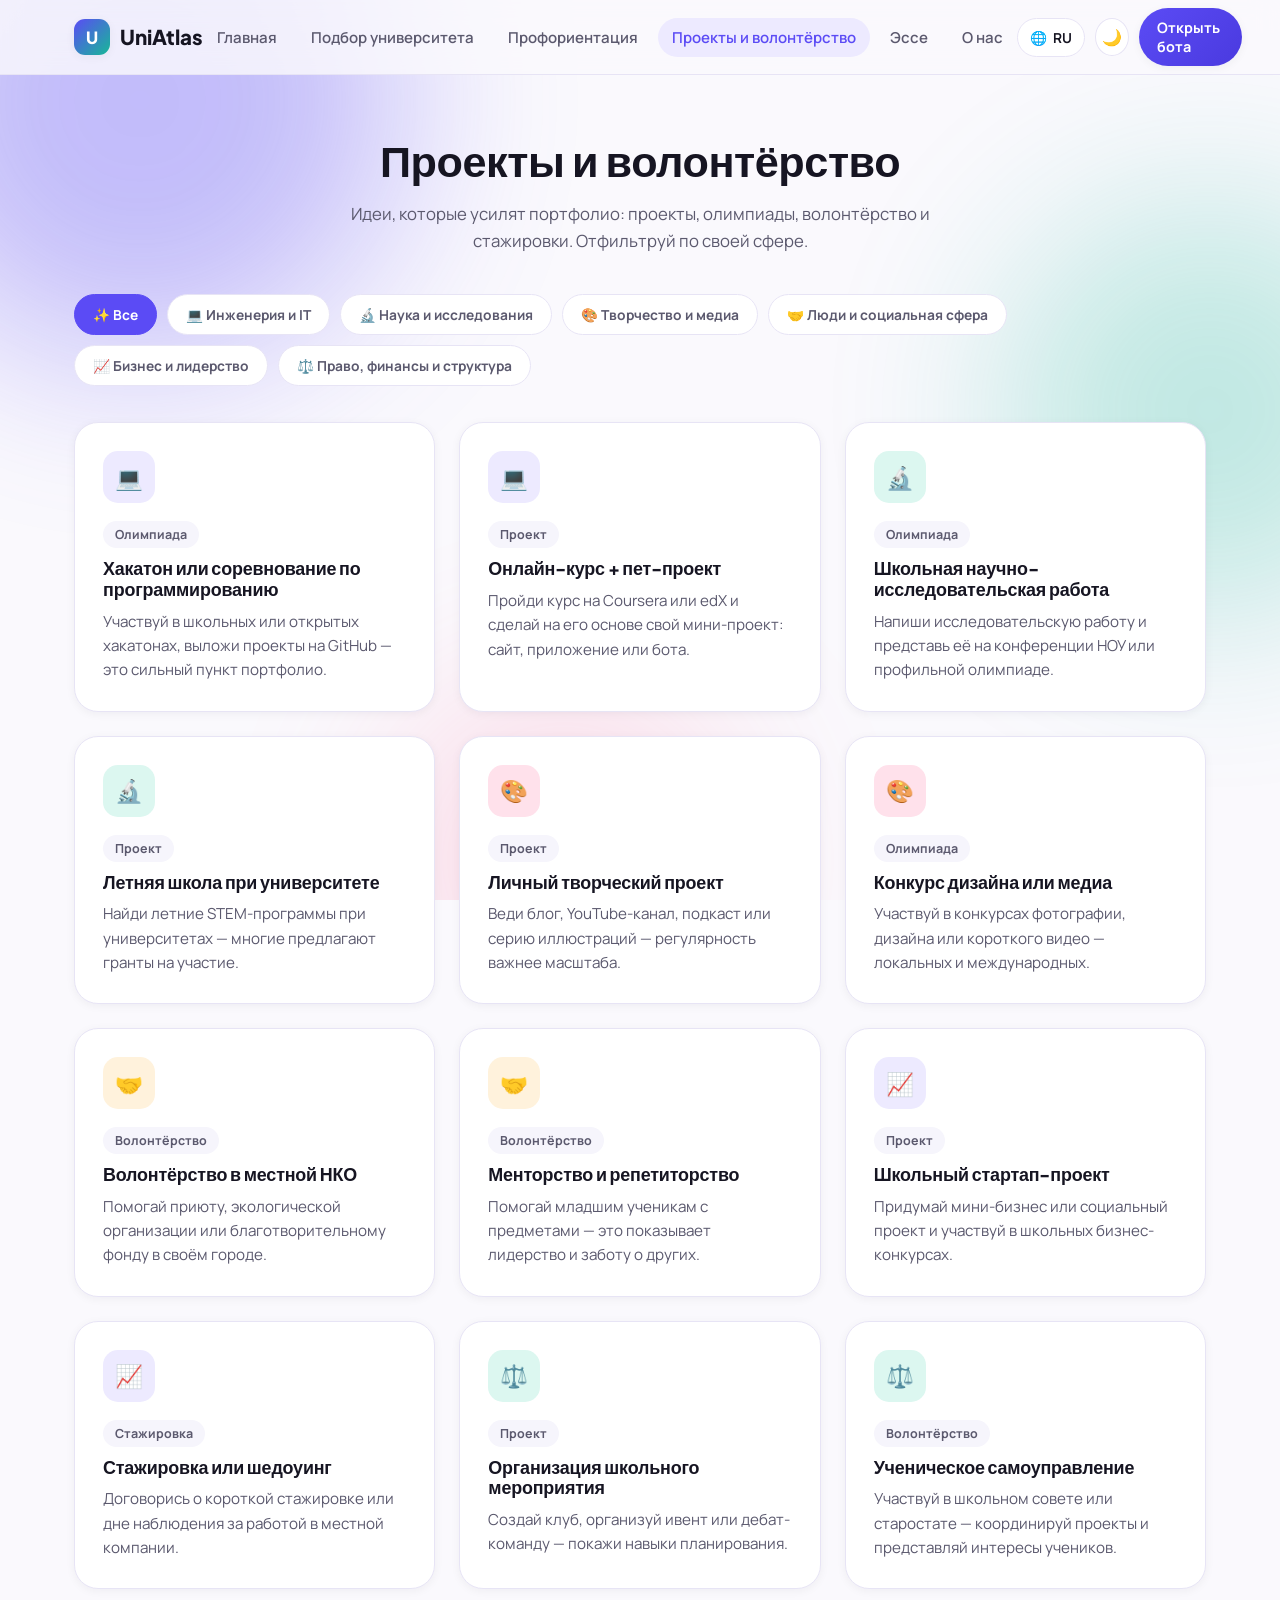
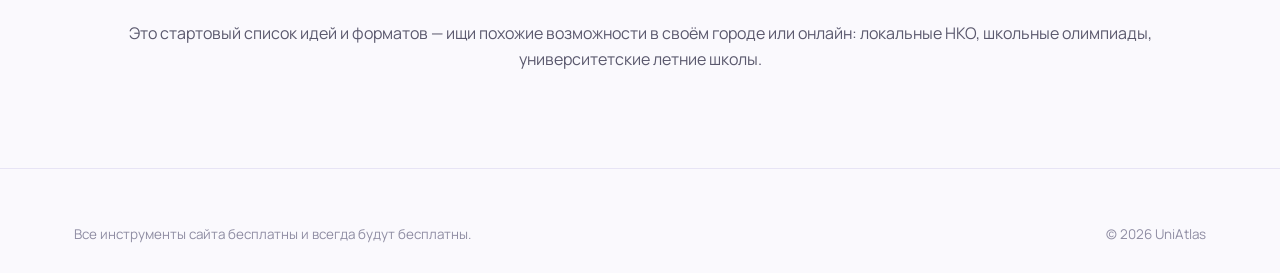
<file: projects.html>
<!doctype html>
<html lang="ru">
<head>
<meta charset="UTF-8">
<meta name="viewport" content="width=device-width, initial-scale=1.0">
<title>Проекты и волонтёрство — UniAtlas</title>
<meta name="description" content="Идеи проектов, олимпиад и волонтёрства для сильного портфолио.">
<link rel="icon" href="data:image/svg+xml,<svg xmlns=%22http://www.w3.org/2000/svg%22 viewBox=%220 0 100 100%22><text y=%22.9em%22 font-size=%2290%22>🎓</text></svg>">
<link rel="stylesheet" href="css/style.css">
</head>
<body>

<div class="bg-blobs"><span></span><span></span><span></span></div>

<header class="navbar">
  <div class="container">
    <a href="index.html" class="brand"><span class="brand-mark">U</span>UniAtlas</a>
    <nav class="nav-links">
      <a href="index.html" data-i18n="nav.home">Главная</a>
      <a href="university-quiz.html" data-i18n="nav.uni">Подбор университета</a>
      <a href="career-quiz.html" data-i18n="nav.career">Профориентация</a>
      <a href="projects.html" data-i18n="nav.projects">Проекты и волонтёрство</a>
      <a href="essay.html" data-i18n="nav.essay">Эссе</a>
      <a href="about.html" data-i18n="nav.about">О нас</a>
    </nav>
    <div class="nav-right">
      <div class="lang-switch">
        <button class="lang-btn" type="button">🌐 <span class="lang-short">RU</span></button>
        <div class="lang-menu"></div>
      </div>
      <button class="theme-btn" type="button" aria-label="Тема">🌙</button>
      <a href="#" class="nav-cta bot-link" target="_blank" rel="noopener" data-i18n="nav.cta">Открыть бота</a>
      <button class="burger" type="button" aria-label="Меню"><span></span></button>
    </div>
  </div>
  <div class="mobile-panel">
    <a href="index.html" data-i18n="nav.home">Главная</a>
    <a href="university-quiz.html" data-i18n="nav.uni">Подбор университета</a>
    <a href="career-quiz.html" data-i18n="nav.career">Профориентация</a>
    <a href="projects.html" class="active" data-i18n="nav.projects">Проекты и волонтёрство</a>
    <a href="essay.html" data-i18n="nav.essay">Эссе</a>
    <a href="about.html" data-i18n="nav.about">О нас</a>
  </div>
</header>

<main>
  <div class="page-hero">
    <div class="container">
      <h1 data-i18n="projects.pageTitle">Проекты и волонтёрство</h1>
      <p data-i18n="projects.pageLead">Идеи для портфолио.</p>
    </div>
  </div>

  <section style="padding-top:0;">
    <div class="container">
      <div class="filter-bar" id="filter-bar"></div>
      <div class="grid grid-3" id="resource-grid"></div>
      <p class="text-muted text-center mt-32" data-i18n="projects.note">Стартовый список идей.</p>
    </div>
  </section>
</main>

<footer>
  <div class="container">
    <div class="footer-bottom" style="margin-top:0;padding-top:0;border-top:none;">
      <span data-i18n="footer.rights">Все инструменты бесплатны.</span>
      <span>© <span id="year"></span> UniAtlas</span>
    </div>
  </div>
</footer>

<script src="js/i18n.js"></script>
<script src="js/career-quiz.js"></script>
<script src="js/projects.js"></script>
<script src="js/main.js"></script>
<script>
document.getElementById('year').textContent = new Date().getFullYear();

let activeFilter = 'all';

function renderFilterBar(){
  const lang = getLang();
  const bar = document.getElementById('filter-bar');
  const cats = ['all', ...Object.keys(CAREER_DATA)];
  bar.innerHTML = cats.map(key => {
    const label = key === 'all' ? t('projects.filterAll') : CAREER_DATA[key].title[lang];
    const icon = key === 'all' ? '✨' : CAREER_DATA[key].icon;
    return `<button type="button" class="filter-chip${key === activeFilter ? ' active' : ''}" data-cat="${key}">${icon} ${label}</button>`;
  }).join('');
  bar.querySelectorAll('.filter-chip').forEach(btn => {
    btn.addEventListener('click', () => {
      activeFilter = btn.getAttribute('data-cat');
      renderFilterBar();
      renderGrid();
    });
  });
}

function renderGrid(){
  const lang = getLang();
  const grid = document.getElementById('resource-grid');
  const items = RESOURCES.filter(r => activeFilter === 'all' || r.category === activeFilter);
  grid.innerHTML = items.map(r => `
    <div class="card ${CAREER_DATA[r.category].tone}">
      <div class="ico">${CAREER_DATA[r.category].icon}</div>
      <span class="pill" style="background:var(--surface-alt);color:var(--text-muted);margin-bottom:10px;">${TYPE_LABELS[r.type][lang]}</span>
      <h3>${r.title[lang]}</h3>
      <p>${r.desc[lang]}</p>
    </div>`).join('');
}

document.addEventListener('DOMContentLoaded', () => {
  renderFilterBar();
  renderGrid();
});
document.addEventListener('uniway:langchange', () => { renderFilterBar(); renderGrid(); });
</script>
</body>
</html>
</file>
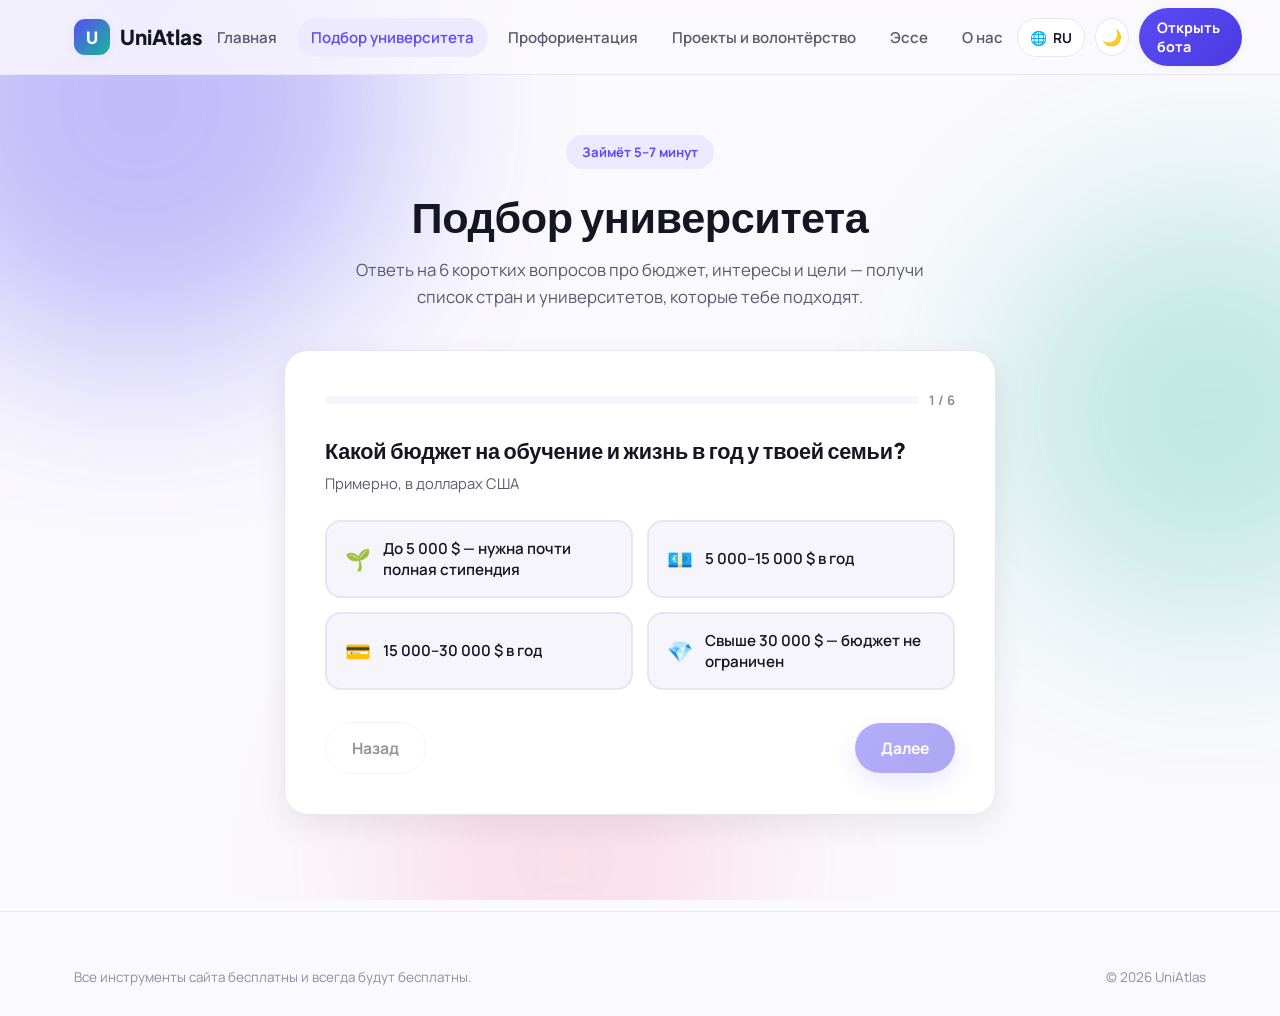
<file: university-quiz.html>
<!doctype html>
<html lang="ru">
<head>
<meta charset="UTF-8">
<meta name="viewport" content="width=device-width, initial-scale=1.0">
<title>Подбор университета — UniAtlas</title>
<meta name="description" content="Ответь на 6 вопросов и получи список стран и университетов, которые тебе подходят.">
<link rel="icon" href="data:image/svg+xml,<svg xmlns=%22http://www.w3.org/2000/svg%22 viewBox=%220 0 100 100%22><text y=%22.9em%22 font-size=%2290%22>🎓</text></svg>">
<link rel="stylesheet" href="css/style.css">
</head>
<body>

<div class="bg-blobs"><span></span><span></span><span></span></div>

<header class="navbar">
  <div class="container">
    <a href="index.html" class="brand"><span class="brand-mark">U</span>UniAtlas</a>
    <nav class="nav-links">
      <a href="index.html" data-i18n="nav.home">Главная</a>
      <a href="university-quiz.html" data-i18n="nav.uni">Подбор университета</a>
      <a href="career-quiz.html" data-i18n="nav.career">Профориентация</a>
      <a href="projects.html" data-i18n="nav.projects">Проекты и волонтёрство</a>
      <a href="essay.html" data-i18n="nav.essay">Эссе</a>
      <a href="about.html" data-i18n="nav.about">О нас</a>
    </nav>
    <div class="nav-right">
      <div class="lang-switch">
        <button class="lang-btn" type="button">🌐 <span class="lang-short">RU</span></button>
        <div class="lang-menu"></div>
      </div>
      <button class="theme-btn" type="button" aria-label="Тема">🌙</button>
      <a href="#" class="nav-cta bot-link" target="_blank" rel="noopener" data-i18n="nav.cta">Открыть бота</a>
      <button class="burger" type="button" aria-label="Меню"><span></span></button>
    </div>
  </div>
  <div class="mobile-panel">
    <a href="index.html" data-i18n="nav.home">Главная</a>
    <a href="university-quiz.html" class="active" data-i18n="nav.uni">Подбор университета</a>
    <a href="career-quiz.html" data-i18n="nav.career">Профориентация</a>
    <a href="projects.html" data-i18n="nav.projects">Проекты и волонтёрство</a>
    <a href="essay.html" data-i18n="nav.essay">Эссе</a>
    <a href="about.html" data-i18n="nav.about">О нас</a>
  </div>
</header>

<main>
  <div class="page-hero">
    <div class="container">
      <span class="eyebrow" data-i18n="common.minutes">Займёт 5–7 минут</span>
      <h1 data-i18n="uni.pageTitle">Подбор университета</h1>
      <p data-i18n="uni.pageLead">Ответь на вопросы и получи список.</p>
    </div>
  </div>

  <section style="padding-top:0;">
    <div class="container quiz-wrap">
      <div class="quiz-card" id="quiz-root"></div>

      <div id="uni-result" style="display:none;">
        <div class="quiz-card">
          <span class="result-badge">🎯 <span data-i18n="uni.resultTitle">Похоже, тебе подойдут:</span></span>
          <p class="text-muted" data-i18n="uni.resultLead">Стартовая точка для исследования.</p>
          <div class="result-list" id="uni-result-list"></div>
          <div class="hero-actions mt-32">
            <button type="button" class="btn btn-ghost" id="uni-restart" data-i18n="common.restart">Пройти заново</button>
            <a href="#" class="btn btn-primary bot-link" target="_blank" rel="noopener" data-i18n="common.openBot">Открыть в Telegram</a>
          </div>
        </div>
      </div>
    </div>
  </section>
</main>

<footer>
  <div class="container">
    <div class="footer-bottom" style="margin-top:0;padding-top:0;border-top:none;">
      <span data-i18n="footer.rights">Все инструменты бесплатны.</span>
      <span>© <span id="year"></span> UniAtlas</span>
    </div>
  </div>
</footer>

<script src="js/i18n.js"></script>
<script src="js/university-quiz.js"></script>
<script src="js/quiz-engine.js"></script>
<script src="js/main.js"></script>
<script>
document.getElementById('year').textContent = new Date().getFullYear();

function renderUniResults(answers){
  document.getElementById('quiz-root').closest('.quiz-card').style.display = 'none';
  const resultBox = document.getElementById('uni-result');
  resultBox.style.display = 'block';
  const list = document.getElementById('uni-result-list');
  const results = computeUniResults(answers);

  function draw(){
    const lang = getLang();
    list.innerHTML = results.map(r => `
      <div class="result-item">
        <span class="flag">${r.country.flag}</span>
        <div class="body">
          <b>${r.country.name[lang]}</b>
          <p>${r.country.blurb[lang]}</p>
          <p class="text-muted mt-8" style="font-size:.8rem;">${r.country.examples.join(' · ')}</p>
        </div>
        <span class="match">${r.percent}% <span data-i18n="uni.matchLabel"></span></span>
      </div>`).join('');
    list.querySelectorAll('[data-i18n]').forEach(el => { el.textContent = t(el.getAttribute('data-i18n')); });
  }
  draw();
  document.addEventListener('uniway:langchange', draw);
}

document.addEventListener('DOMContentLoaded', () => {
  runQuiz(UNI_QUESTIONS, { onComplete: renderUniResults });
  document.getElementById('uni-restart').addEventListener('click', () => location.reload());
});
</script>
</body>
</html>
</file>
<file: css/style.css>
/* ==========================================================================
   UniAtlas — design system
   ========================================================================== */

@import url('https://fonts.googleapis.com/css2?family=Plus+Jakarta+Sans:wght@400;500;600;700;800&family=Manrope:wght@400;500;600;700&display=swap');

:root{
  --bg:#faf9fd;
  --bg-alt:#f1effa;
  --surface:#ffffff;
  --surface-alt:#f6f5fc;
  --border:#e7e4f5;
  --text:#161522;
  --text-muted:#5b596e;
  --text-faint:#8f8da3;

  --primary:#5b4bf5;
  --primary-600:#4a3adf;
  --primary-700:#3c2fc0;
  --primary-light:#edeaff;
  --primary-light-2:#e0dbff;

  --accent:#17b897;
  --accent-light:#dcf7f0;
  --accent-dark:#0f8f75;

  --warn:#ff8552;
  --warn-light:#ffe9dc;

  --pink:#ff5c8a;
  --pink-light:#ffe1eb;

  --yellow:#ffb648;
  --yellow-light:#fff2dc;

  --radius-sm:10px;
  --radius-md:16px;
  --radius-lg:24px;
  --radius-pill:999px;

  --shadow-sm:0 2px 10px rgba(22,21,34,.05);
  --shadow-md:0 10px 30px rgba(22,21,34,.08);
  --shadow-lg:0 24px 60px rgba(22,21,34,.14);

  --font-head:'Plus Jakarta Sans', -apple-system, BlinkMacSystemFont, 'Segoe UI', sans-serif;
  --font-body:'Manrope', -apple-system, BlinkMacSystemFont, 'Segoe UI', sans-serif;

  --container:1180px;

  color-scheme: light;
}

:root[data-theme="dark"]{
  --bg:#0f0e17;
  --bg-alt:#151426;
  --surface:#191830;
  --surface-alt:#1f1e38;
  --border:#2c2a4a;
  --text:#f2f1fa;
  --text-muted:#b4b2c9;
  --text-faint:#8683a1;

  --primary:#8b7bff;
  --primary-600:#7666f0;
  --primary-700:#6355d8;
  --primary-light:#241f45;
  --primary-light-2:#2c2760;

  --accent:#2fdcb4;
  --accent-light:#12332c;
  --accent-dark:#4be8c4;

  --warn:#ffa066;
  --warn-light:#3a2416;

  --pink:#ff86ac;
  --pink-light:#3a1c2a;

  --yellow:#ffcb6b;
  --yellow-light:#3a2c12;

  --shadow-sm:0 2px 10px rgba(0,0,0,.25);
  --shadow-md:0 10px 30px rgba(0,0,0,.35);
  --shadow-lg:0 24px 60px rgba(0,0,0,.5);

  color-scheme: dark;
}

@media (prefers-color-scheme: dark){
  :root:not([data-theme="light"]){
    --bg:#0f0e17;
    --bg-alt:#151426;
    --surface:#191830;
    --surface-alt:#1f1e38;
    --border:#2c2a4a;
    --text:#f2f1fa;
    --text-muted:#b4b2c9;
    --text-faint:#8683a1;

    --primary:#8b7bff;
    --primary-600:#7666f0;
    --primary-700:#6355d8;
    --primary-light:#241f45;
    --primary-light-2:#2c2760;

    --accent:#2fdcb4;
    --accent-light:#12332c;
    --accent-dark:#4be8c4;

    --warn:#ffa066;
    --warn-light:#3a2416;

    --pink:#ff86ac;
    --pink-light:#3a1c2a;

    --yellow:#ffcb6b;
    --yellow-light:#3a2c12;

    --shadow-sm:0 2px 10px rgba(0,0,0,.25);
    --shadow-md:0 10px 30px rgba(0,0,0,.35);
    --shadow-lg:0 24px 60px rgba(0,0,0,.5);
    color-scheme: dark;
  }
}

*,*::before,*::after{box-sizing:border-box;}
html{scroll-behavior:smooth;}
body{
  margin:0;
  font-family:var(--font-body);
  background:var(--bg);
  color:var(--text);
  -webkit-font-smoothing:antialiased;
  transition:background .25s ease, color .25s ease;
  overflow-x:hidden;
}
img{max-width:100%;display:block;}
a{color:inherit;text-decoration:none;}
ul{list-style:none;margin:0;padding:0;}
h1,h2,h3,h4{font-family:var(--font-head);margin:0;line-height:1.15;letter-spacing:-.01em;}
p{margin:0;line-height:1.6;}
button{font-family:inherit;cursor:pointer;}
input,select,textarea{font-family:inherit;}

.container{max-width:var(--container);margin:0 auto;padding:0 24px;}

.bg-blobs{position:fixed;inset:0;z-index:-1;overflow:hidden;pointer-events:none;}
.bg-blobs span{position:absolute;border-radius:50%;filter:blur(90px);opacity:.35;}
.bg-blobs span:nth-child(1){width:520px;height:520px;background:var(--primary);top:-160px;left:-120px;}
.bg-blobs span:nth-child(2){width:420px;height:420px;background:var(--accent);top:200px;right:-140px;opacity:.25;}
.bg-blobs span:nth-child(3){width:360px;height:360px;background:var(--pink);bottom:-140px;left:30%;opacity:.18;}

/* ---------- Navbar ---------- */
.navbar{
  position:sticky;top:0;z-index:100;
  background:color-mix(in srgb, var(--bg) 82%, transparent);
  backdrop-filter:blur(14px);
  border-bottom:1px solid var(--border);
}
.navbar .container{display:flex;align-items:center;justify-content:space-between;height:74px;}
.brand{display:flex;align-items:center;gap:10px;font-family:var(--font-head);font-weight:800;font-size:1.28rem;}
.brand-mark{
  width:36px;height:36px;border-radius:11px;
  background:linear-gradient(135deg,var(--primary),var(--accent));
  display:flex;align-items:center;justify-content:center;
  color:#fff;font-weight:800;font-size:1.05rem;
  box-shadow:var(--shadow-sm);
}
.nav-links{display:flex;align-items:center;gap:6px;}
.nav-links a{
  padding:9px 14px;border-radius:var(--radius-pill);
  font-weight:600;font-size:.94rem;color:var(--text-muted);
  transition:background .15s, color .15s;
  white-space:nowrap;
}
.nav-links a:hover{background:var(--surface-alt);color:var(--text);}
.nav-links a.active{background:var(--primary-light);color:var(--primary);}

.nav-right{display:flex;align-items:center;gap:10px;}

.lang-switch{position:relative;}
.lang-btn{
  display:flex;align-items:center;gap:6px;
  padding:9px 12px;border-radius:var(--radius-pill);
  border:1px solid var(--border);background:var(--surface);
  font-weight:700;font-size:.86rem;color:var(--text);
}
.lang-menu{
  position:absolute;top:calc(100% + 8px);right:0;
  background:var(--surface);border:1px solid var(--border);
  border-radius:var(--radius-md);box-shadow:var(--shadow-md);
  padding:6px;min-width:150px;display:none;flex-direction:column;gap:2px;
}
.lang-menu.open{display:flex;}
.lang-menu button{
  text-align:left;padding:9px 12px;border-radius:var(--radius-sm);
  border:none;background:transparent;color:var(--text);font-size:.9rem;font-weight:600;
}
.lang-menu button:hover{background:var(--surface-alt);}
.lang-menu button.active{color:var(--primary);background:var(--primary-light);}

.theme-btn{
  width:38px;height:38px;border-radius:50%;
  border:1px solid var(--border);background:var(--surface);
  display:flex;align-items:center;justify-content:center;font-size:1rem;
}

.nav-cta{
  padding:10px 18px;border-radius:var(--radius-pill);
  background:linear-gradient(135deg,var(--primary),var(--primary-600));
  color:#fff!important;font-weight:700;font-size:.9rem;
  box-shadow:var(--shadow-sm);
}

.burger{display:none;width:40px;height:40px;border-radius:10px;border:1px solid var(--border);background:var(--surface);align-items:center;justify-content:center;}
.burger span{display:block;width:18px;height:2px;background:var(--text);position:relative;}
.burger span::before,.burger span::after{content:'';position:absolute;left:0;width:18px;height:2px;background:var(--text);}
.burger span::before{top:-6px;}
.burger span::after{top:6px;}

.mobile-panel{display:none;flex-direction:column;gap:4px;padding:12px 24px 20px;border-top:1px solid var(--border);background:var(--bg);}
.mobile-panel.open{display:flex;}
.mobile-panel a{padding:12px 10px;border-radius:var(--radius-sm);font-weight:600;color:var(--text-muted);}
.mobile-panel a.active{color:var(--primary);background:var(--primary-light);}

@media (max-width:920px){
  .nav-links{display:none;}
  .burger{display:flex;}
  .nav-cta{display:none;}
}

/* ---------- Buttons ---------- */
.btn{
  display:inline-flex;align-items:center;justify-content:center;gap:8px;
  padding:14px 26px;border-radius:var(--radius-pill);
  font-weight:700;font-size:.98rem;border:none;
  transition:transform .15s ease, box-shadow .15s ease, background .15s ease;
  white-space:nowrap;
}
.btn:active{transform:scale(.97);}
.btn-primary{background:linear-gradient(135deg,var(--primary),var(--primary-600));color:#fff;box-shadow:0 10px 24px rgba(91,75,245,.28);}
.btn-primary:hover{box-shadow:0 14px 32px rgba(91,75,245,.38);}
.btn-accent{background:linear-gradient(135deg,var(--accent),var(--accent-dark));color:#fff;box-shadow:0 10px 24px rgba(23,184,151,.28);}
.btn-ghost{background:var(--surface);border:1px solid var(--border);color:var(--text);}
.btn-ghost:hover{background:var(--surface-alt);}
.btn-lg{padding:17px 32px;font-size:1.05rem;}
.btn-block{width:100%;}
.btn[disabled]{opacity:.45;pointer-events:none;}

/* ---------- Sections / Hero ---------- */
section{padding:96px 0;}
.hero{padding-top:70px;padding-bottom:70px;}
.eyebrow{
  display:inline-flex;align-items:center;gap:8px;
  padding:8px 16px;border-radius:var(--radius-pill);
  background:var(--primary-light);color:var(--primary);
  font-weight:700;font-size:.82rem;margin-bottom:22px;
}
.hero-grid{display:grid;grid-template-columns:1.1fr .9fr;gap:60px;align-items:center;}
.hero h1{font-size:clamp(2.2rem,4.6vw,3.6rem);font-weight:800;}
.hero h1 .grad{background:linear-gradient(135deg,var(--primary),var(--accent));-webkit-background-clip:text;background-clip:text;color:transparent;}
.hero p.lead{margin-top:22px;font-size:1.15rem;color:var(--text-muted);max-width:560px;}
.hero-actions{display:flex;gap:14px;margin-top:34px;flex-wrap:wrap;}
.hero-stats{display:flex;gap:34px;margin-top:48px;flex-wrap:wrap;}
.hero-stat b{display:block;font-family:var(--font-head);font-size:1.6rem;font-weight:800;color:var(--primary);}
.hero-stat span{font-size:.86rem;color:var(--text-muted);}

.hero-art{position:relative;}
.hero-card{
  background:var(--surface);border:1px solid var(--border);
  border-radius:var(--radius-lg);box-shadow:var(--shadow-lg);
  padding:26px;position:relative;
}
.hero-card .tag{display:inline-flex;padding:5px 12px;border-radius:var(--radius-pill);background:var(--accent-light);color:var(--accent-dark);font-size:.78rem;font-weight:700;margin-bottom:14px;}
.hero-mini{
  position:absolute;background:var(--surface);border:1px solid var(--border);
  border-radius:var(--radius-md);box-shadow:var(--shadow-md);
  padding:14px 16px;display:flex;align-items:center;gap:10px;font-weight:700;font-size:.85rem;
}
.hero-mini.m1{top:-26px;right:-22px;}
.hero-mini.m2{bottom:-24px;left:-26px;}
.hero-mini .ico{width:34px;height:34px;border-radius:10px;display:flex;align-items:center;justify-content:center;font-size:1.05rem;}

@media(max-width:900px){
  .hero-grid{grid-template-columns:1fr;gap:40px;}
  .hero-art{order:-1;}
  .hero-mini{position:static;margin-top:12px;display:inline-flex;}
}

/* ---------- Section headers ---------- */
.section-head{max-width:640px;margin:0 auto 52px;text-align:center;}
.section-head h2{font-size:clamp(1.7rem,3vw,2.4rem);font-weight:800;}
.section-head p{margin-top:14px;color:var(--text-muted);font-size:1.05rem;}
.section-head.left{margin:0 0 48px;text-align:left;}

/* ---------- Feature / tool cards ---------- */
.grid{display:grid;gap:24px;}
.grid-4{grid-template-columns:repeat(4,1fr);}
.grid-3{grid-template-columns:repeat(3,1fr);}
.grid-2{grid-template-columns:repeat(2,1fr);}
@media(max-width:1000px){.grid-4{grid-template-columns:repeat(2,1fr);}.grid-3{grid-template-columns:repeat(2,1fr);}}
@media(max-width:640px){.grid-4,.grid-3,.grid-2{grid-template-columns:1fr;}}

.card{
  background:var(--surface);border:1px solid var(--border);
  border-radius:var(--radius-lg);padding:28px;
  box-shadow:var(--shadow-sm);
  transition:transform .18s ease, box-shadow .18s ease, border-color .18s ease;
}
.card:hover{transform:translateY(-4px);box-shadow:var(--shadow-md);border-color:transparent;}
.card .ico{
  width:52px;height:52px;border-radius:15px;display:flex;align-items:center;justify-content:center;
  font-size:1.4rem;margin-bottom:18px;
}
.card h3{font-size:1.12rem;font-weight:800;margin-bottom:10px;}
.card p{color:var(--text-muted);font-size:.95rem;}
.card .card-link{display:inline-flex;align-items:center;gap:6px;margin-top:16px;font-weight:700;font-size:.88rem;color:var(--primary);}

.tone-violet .ico{background:var(--primary-light);color:var(--primary);}
.tone-teal .ico{background:var(--accent-light);color:var(--accent-dark);}
.tone-pink .ico{background:var(--pink-light);color:var(--pink);}
.tone-yellow .ico{background:var(--yellow-light);color:#c8790a;}
:root[data-theme="dark"] .tone-yellow .ico{color:var(--yellow);}
@media (prefers-color-scheme:dark){:root:not([data-theme="light"]) .tone-yellow .ico{color:var(--yellow);}}

/* ---------- Problem / why section ---------- */
.split{display:grid;grid-template-columns:1fr 1fr;gap:60px;align-items:center;}
@media(max-width:900px){.split{grid-template-columns:1fr;gap:32px;}}
.compare{display:flex;flex-direction:column;gap:16px;}
.compare .row{
  display:flex;gap:14px;padding:16px 18px;border-radius:var(--radius-md);
  border:1px solid var(--border);background:var(--surface);align-items:flex-start;
}
.compare .row.bad{background:var(--pink-light);border-color:transparent;}
.compare .row.good{background:var(--accent-light);border-color:transparent;}
.compare .row .mark{font-size:1.15rem;line-height:1.4;}
.compare .row b{display:block;font-size:.95rem;margin-bottom:2px;}
.compare .row span{font-size:.88rem;color:var(--text-muted);}

/* ---------- Steps ---------- */
.steps{display:grid;grid-template-columns:repeat(4,1fr);gap:20px;counter-reset:step;}
@media(max-width:900px){.steps{grid-template-columns:repeat(2,1fr);}}
@media(max-width:560px){.steps{grid-template-columns:1fr;}}
.step{position:relative;padding:26px 22px;border-radius:var(--radius-lg);background:var(--surface);border:1px solid var(--border);}
.step .num{
  width:36px;height:36px;border-radius:50%;background:linear-gradient(135deg,var(--primary),var(--accent));
  color:#fff;font-weight:800;display:flex;align-items:center;justify-content:center;margin-bottom:16px;font-family:var(--font-head);
}
.step h4{font-size:1rem;font-weight:800;margin-bottom:8px;}
.step p{font-size:.88rem;color:var(--text-muted);}

/* ---------- CTA band ---------- */
.cta-band{
  border-radius:var(--radius-lg);
  background:linear-gradient(135deg,var(--primary),var(--primary-700));
  padding:56px;color:#fff;text-align:center;position:relative;overflow:hidden;
}
.cta-band h2{font-size:clamp(1.5rem,3vw,2.1rem);font-weight:800;}
.cta-band p{margin-top:12px;opacity:.9;max-width:520px;margin-left:auto;margin-right:auto;}
.cta-band .hero-actions{justify-content:center;margin-top:28px;}
.cta-band .btn-ghost{background:rgba(255,255,255,.12);border-color:rgba(255,255,255,.3);color:#fff;}
.cta-band .btn-accent{box-shadow:0 10px 24px rgba(0,0,0,.2);}

/* ---------- Footer ---------- */
footer{border-top:1px solid var(--border);padding:56px 0 30px;}
.footer-grid{display:grid;grid-template-columns:1.4fr 1fr 1fr 1fr;gap:36px;}
@media(max-width:800px){.footer-grid{grid-template-columns:1fr 1fr;}}
.footer-grid h5{font-size:.82rem;text-transform:uppercase;letter-spacing:.06em;color:var(--text-faint);margin-bottom:14px;}
.footer-grid ul{display:flex;flex-direction:column;gap:10px;}
.footer-grid a{color:var(--text-muted);font-size:.92rem;}
.footer-grid a:hover{color:var(--primary);}
.footer-bottom{margin-top:44px;padding-top:24px;border-top:1px solid var(--border);display:flex;justify-content:space-between;align-items:center;flex-wrap:wrap;gap:12px;}
.footer-bottom span{font-size:.84rem;color:var(--text-faint);}

/* ---------- Page header (inner pages) ---------- */
.page-hero{padding:60px 0 40px;text-align:center;}
.page-hero h1{font-size:clamp(1.9rem,3.6vw,2.7rem);font-weight:800;}
.page-hero p{margin-top:16px;color:var(--text-muted);font-size:1.05rem;max-width:600px;margin-left:auto;margin-right:auto;}

/* ---------- Quiz ---------- */
.quiz-wrap{max-width:760px;margin:0 auto;}
.quiz-card{
  background:var(--surface);border:1px solid var(--border);
  border-radius:var(--radius-lg);box-shadow:var(--shadow-md);
  padding:40px;
}
@media(max-width:600px){.quiz-card{padding:26px 20px;}}
.quiz-progress{display:flex;align-items:center;gap:10px;margin-bottom:30px;}
.quiz-progress .bar{flex:1;height:8px;border-radius:99px;background:var(--surface-alt);overflow:hidden;}
.quiz-progress .bar i{display:block;height:100%;background:linear-gradient(90deg,var(--primary),var(--accent));border-radius:99px;transition:width .35s ease;}
.quiz-progress .step-label{font-size:.82rem;font-weight:700;color:var(--text-faint);white-space:nowrap;}

.quiz-question{display:none;animation:fadein .3s ease;}
.quiz-question.active{display:block;}
@keyframes fadein{from{opacity:0;transform:translateY(8px);}to{opacity:1;transform:translateY(0);}}
.quiz-question h3{font-size:1.35rem;font-weight:800;margin-bottom:8px;}
.quiz-question .hint{color:var(--text-muted);font-size:.92rem;margin-bottom:24px;}

.opt-grid{display:grid;grid-template-columns:1fr 1fr;gap:14px;}
@media(max-width:560px){.opt-grid{grid-template-columns:1fr;}}
.opt{
  display:flex;align-items:center;gap:12px;
  padding:16px 18px;border-radius:var(--radius-md);
  border:2px solid var(--border);background:var(--surface-alt);
  text-align:left;font-weight:600;font-size:.95rem;color:var(--text);
  transition:border-color .15s, background .15s;
}
.opt .emoji{font-size:1.3rem;}
.opt:hover{border-color:var(--primary-light-2);}
.opt.selected{border-color:var(--primary);background:var(--primary-light);color:var(--primary-700);}
:root[data-theme="dark"] .opt.selected{color:#fff;}
@media (prefers-color-scheme:dark){:root:not([data-theme="light"]) .opt.selected{color:#fff;}}

.quiz-nav{display:flex;justify-content:space-between;align-items:center;margin-top:32px;}

.result-badge{
  display:inline-flex;align-items:center;gap:8px;padding:8px 16px;
  border-radius:var(--radius-pill);background:var(--accent-light);color:var(--accent-dark);
  font-weight:700;font-size:.85rem;margin-bottom:18px;
}
.result-list{display:flex;flex-direction:column;gap:14px;margin-top:20px;}
.result-item{
  display:flex;gap:16px;padding:18px 20px;border-radius:var(--radius-md);
  background:var(--surface-alt);border:1px solid var(--border);align-items:flex-start;
}
.result-item .flag{font-size:1.6rem;line-height:1;}
.result-item .body{flex:1;}
.result-item b{font-size:1rem;display:block;margin-bottom:4px;}
.result-item p{font-size:.88rem;color:var(--text-muted);}
.result-item .match{font-size:.78rem;font-weight:800;color:var(--accent-dark);white-space:nowrap;}

/* ---------- Filters (projects page) ---------- */
.filter-bar{display:flex;flex-wrap:wrap;gap:10px;margin-bottom:36px;}
.filter-chip{
  padding:10px 18px;border-radius:var(--radius-pill);
  border:1px solid var(--border);background:var(--surface);
  font-weight:700;font-size:.86rem;color:var(--text-muted);
}
.filter-chip.active{background:var(--primary);border-color:var(--primary);color:#fff;}

.resource-card{display:none;}
.resource-card.show{display:flex;}

/* ---------- Accordion (essay page) ---------- */
.accordion{display:flex;flex-direction:column;gap:12px;}
.acc-item{border:1px solid var(--border);border-radius:var(--radius-md);background:var(--surface);overflow:hidden;}
.acc-head{display:flex;justify-content:space-between;align-items:center;padding:20px 22px;font-weight:700;}
.acc-head .plus{font-size:1.3rem;color:var(--primary);transition:transform .2s;}
.acc-item.open .acc-head .plus{transform:rotate(45deg);}
.acc-body{max-height:0;overflow:hidden;transition:max-height .3s ease;}
.acc-item.open .acc-body{max-height:600px;}
.acc-body-inner{padding:0 22px 22px;color:var(--text-muted);font-size:.95rem;line-height:1.7;}
.acc-body-inner ul{list-style:disc;padding-left:20px;display:flex;flex-direction:column;gap:6px;margin-top:10px;}

/* ---------- Timeline (about page) ---------- */
.timeline{display:flex;flex-direction:column;gap:0;border-left:2px solid var(--border);margin-left:10px;}
.tl-item{position:relative;padding:0 0 34px 30px;}
.tl-item::before{content:'';position:absolute;left:-7px;top:2px;width:12px;height:12px;border-radius:50%;background:var(--primary);box-shadow:0 0 0 4px var(--primary-light);}
.tl-item h4{font-weight:800;font-size:1rem;margin-bottom:6px;}
.tl-item p{color:var(--text-muted);font-size:.92rem;}

/* ---------- Badge / pill misc ---------- */
.pill{display:inline-flex;padding:5px 12px;border-radius:var(--radius-pill);font-size:.78rem;font-weight:700;}

/* ---------- Utility ---------- */
.mt-8{margin-top:8px;}
.mt-16{margin-top:16px;}
.mt-24{margin-top:24px;}
.mt-32{margin-top:32px;}
.text-center{text-align:center;}
.text-muted{color:var(--text-muted);}
</file>
